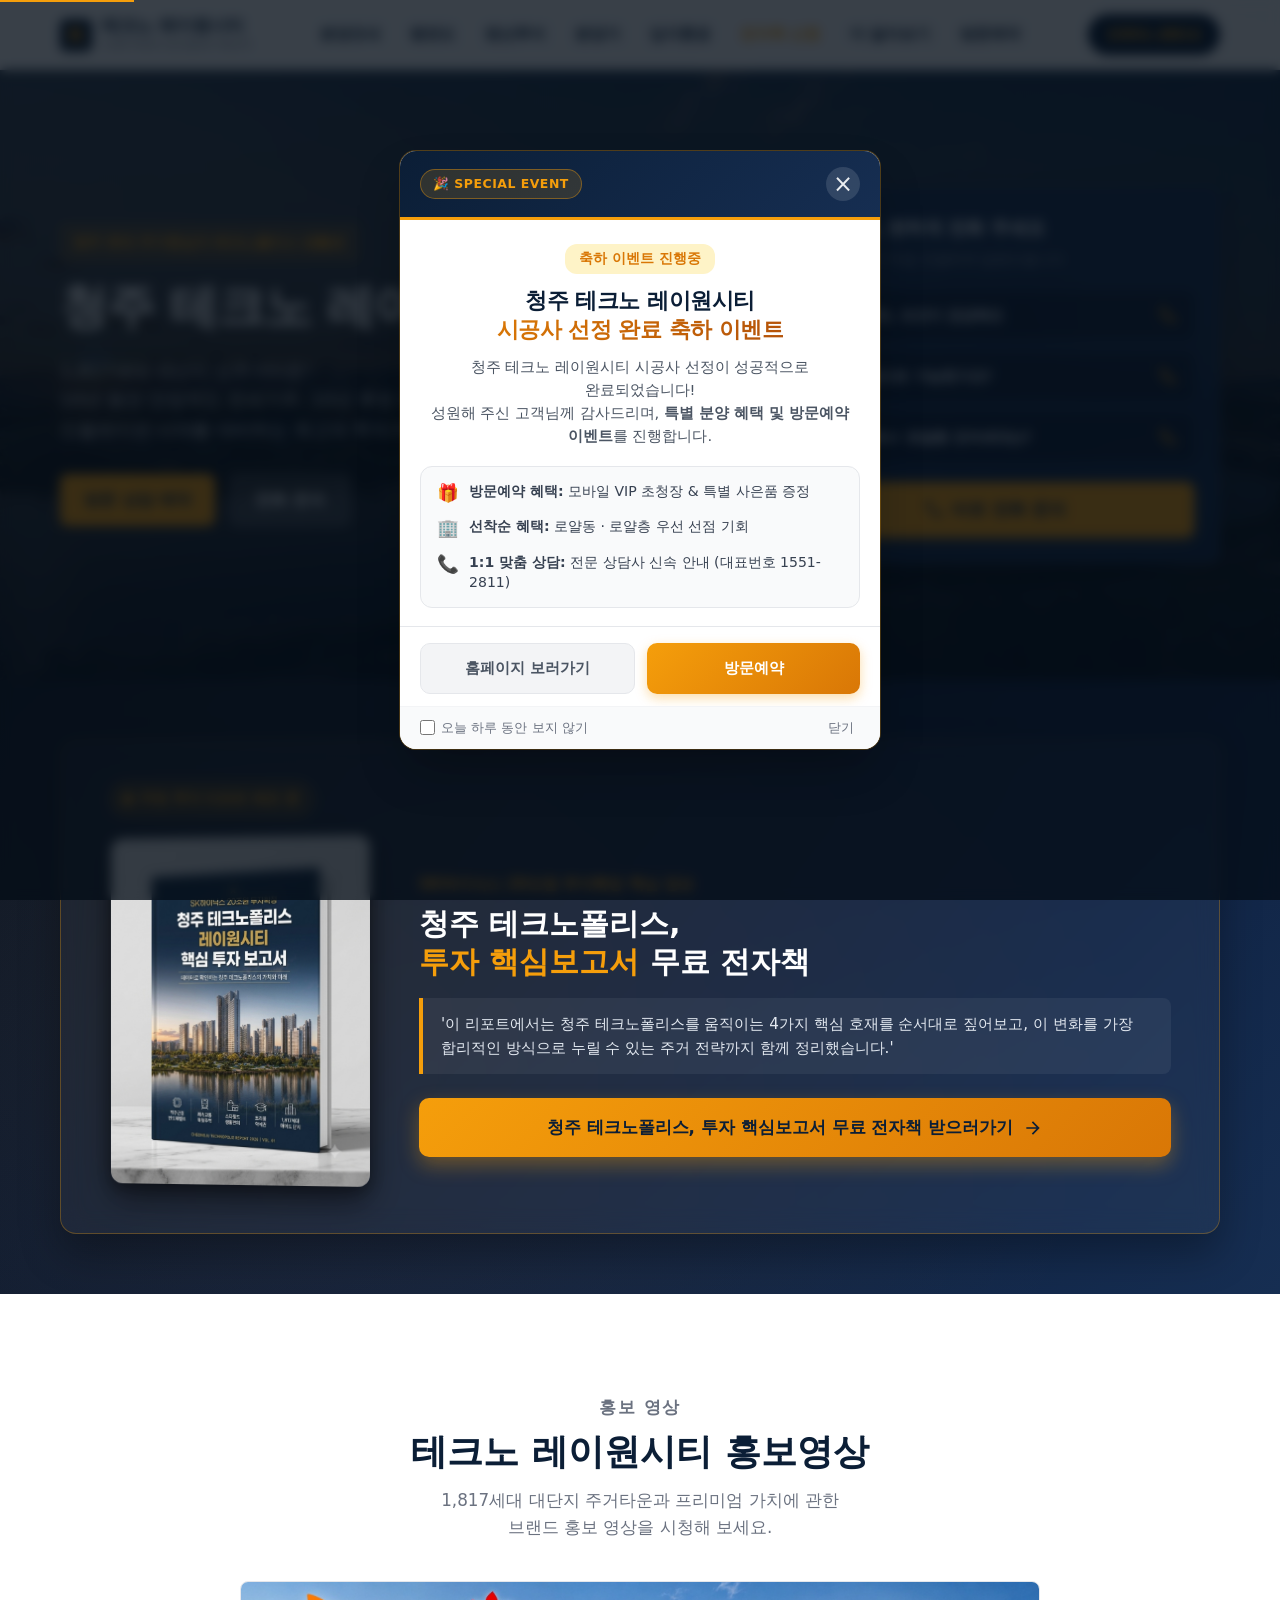
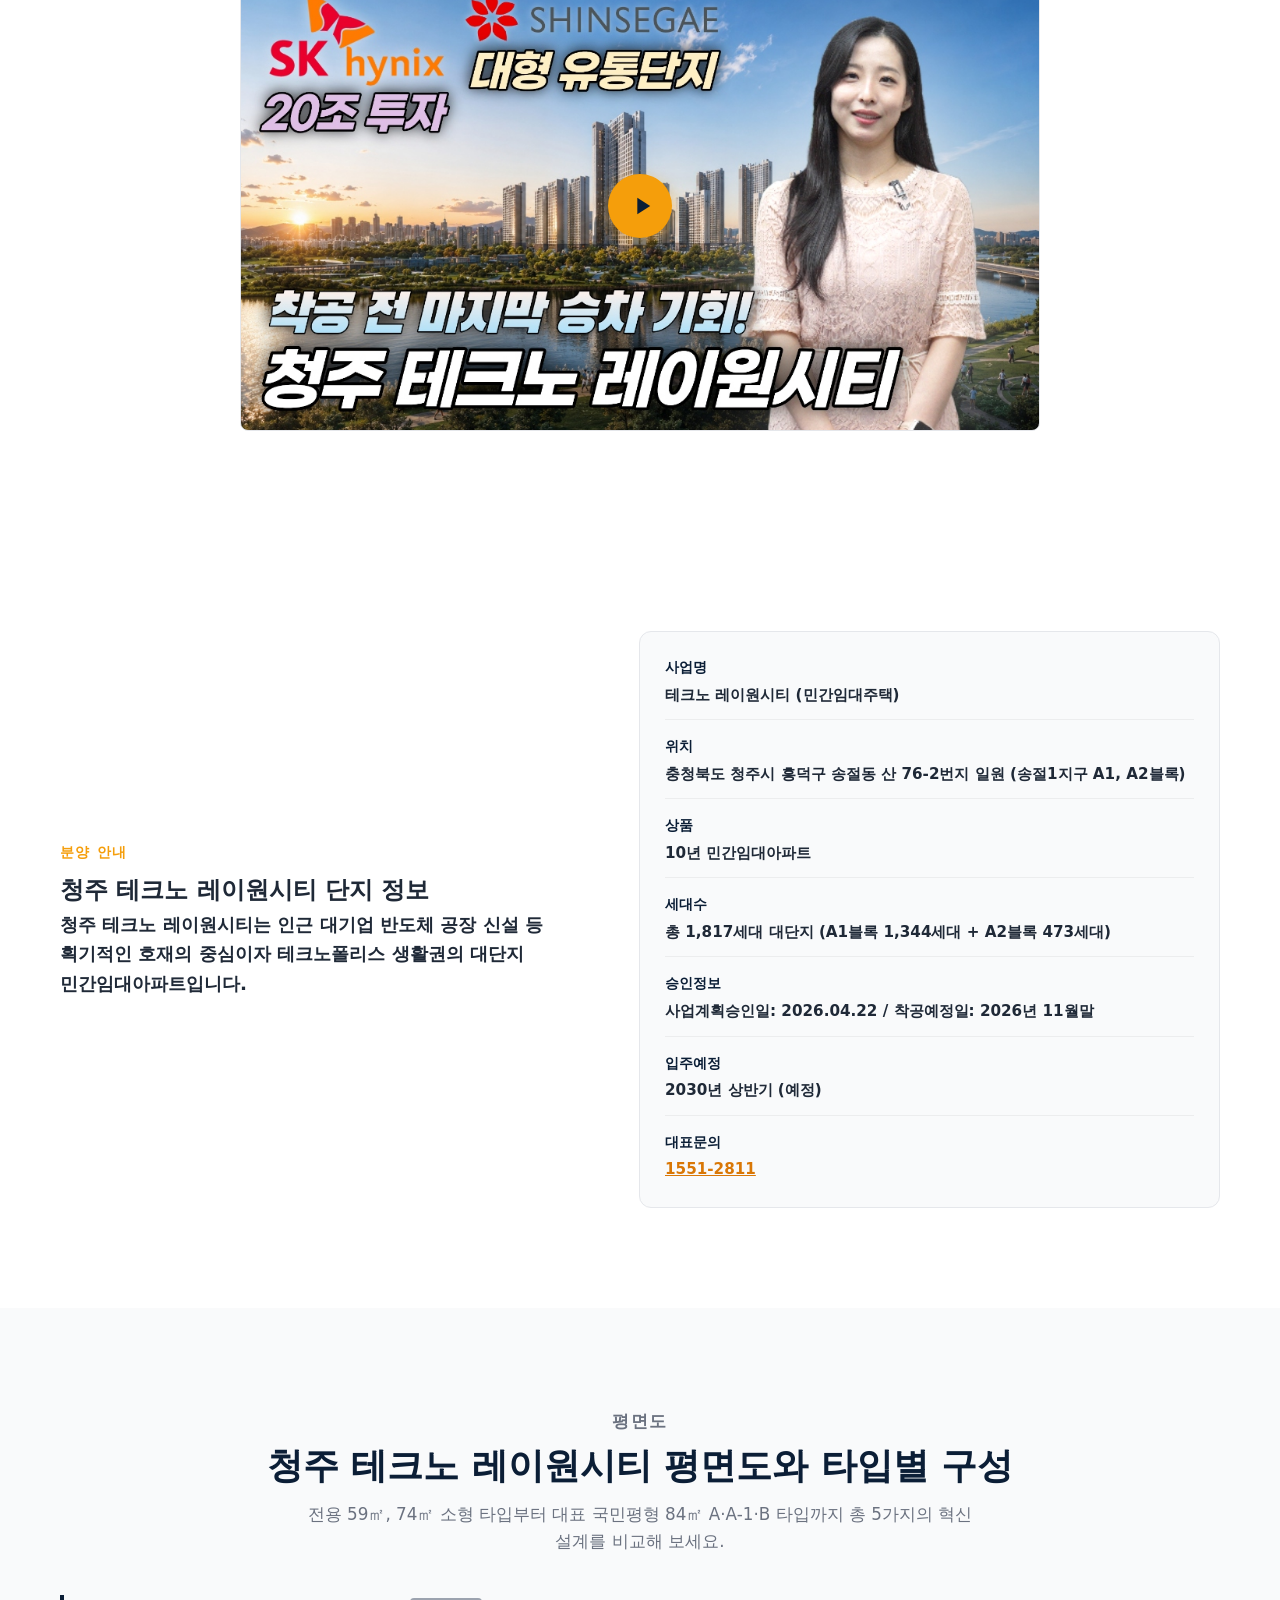
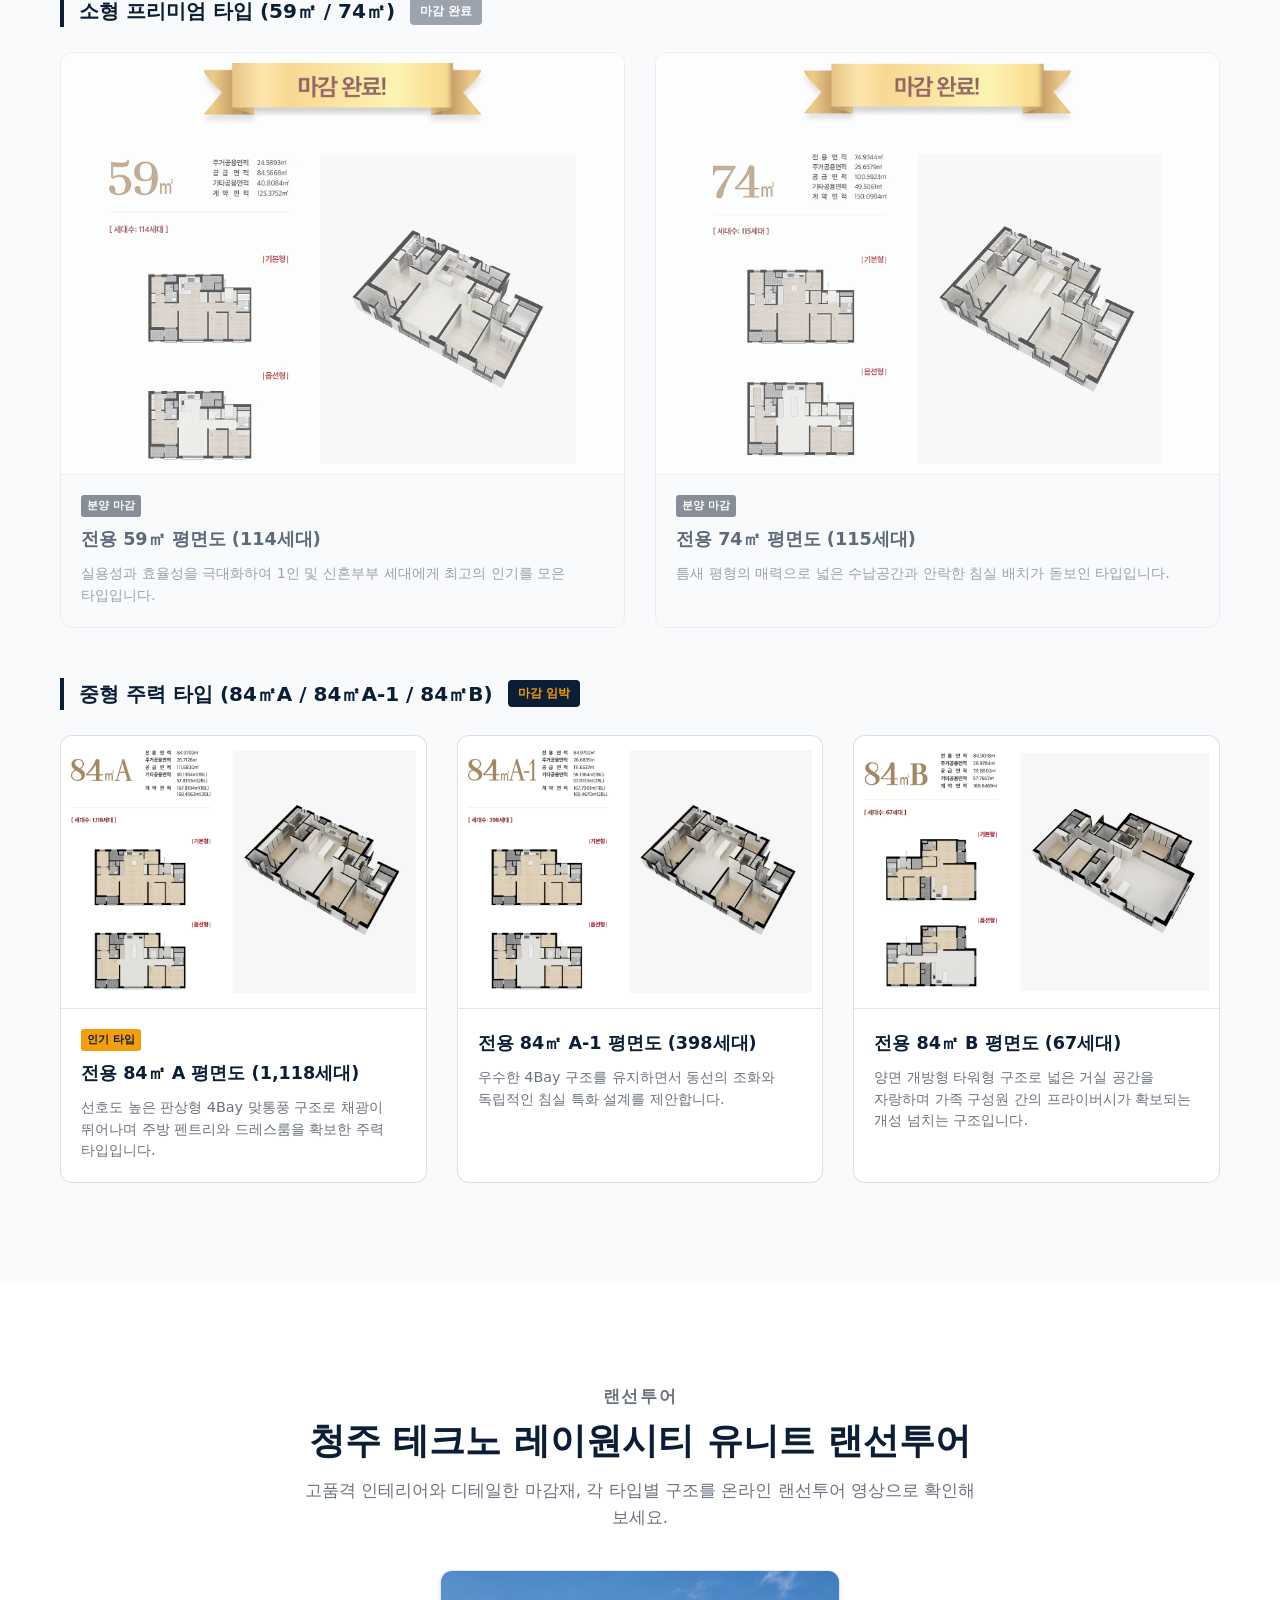
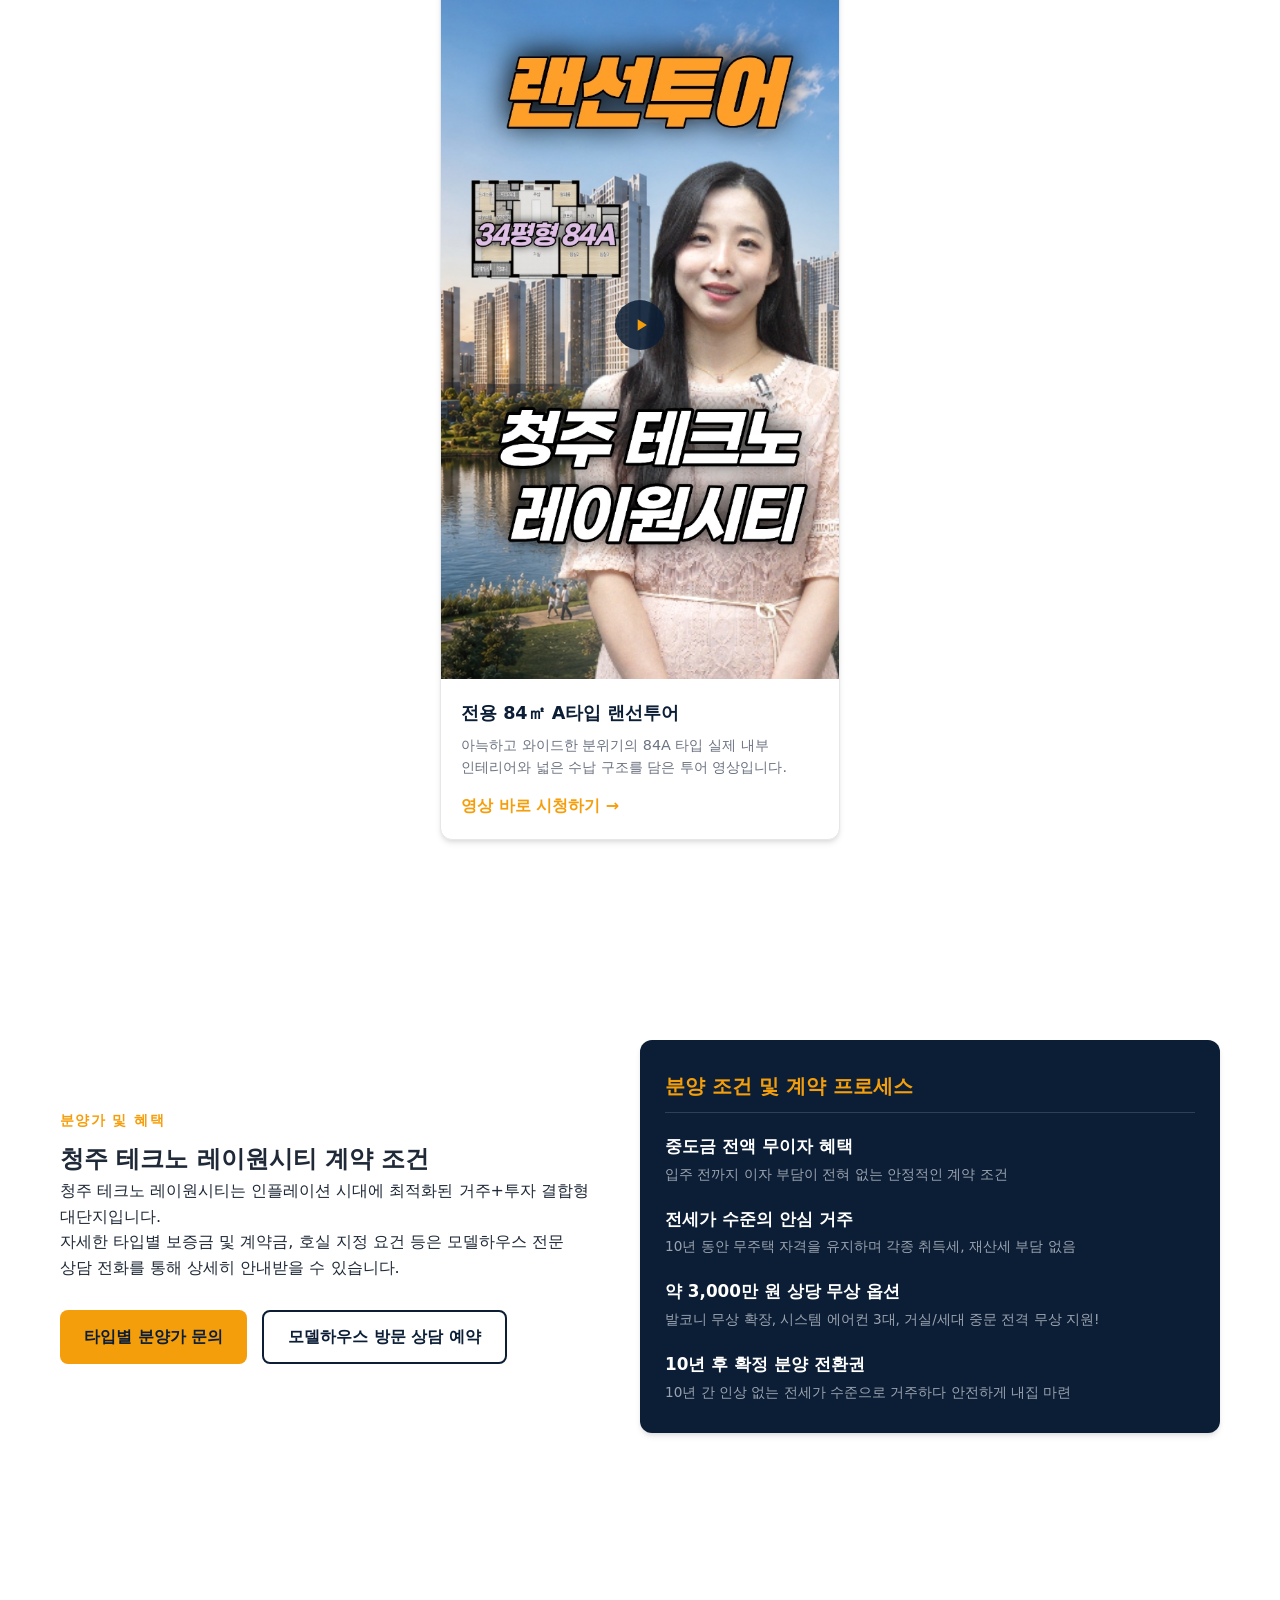
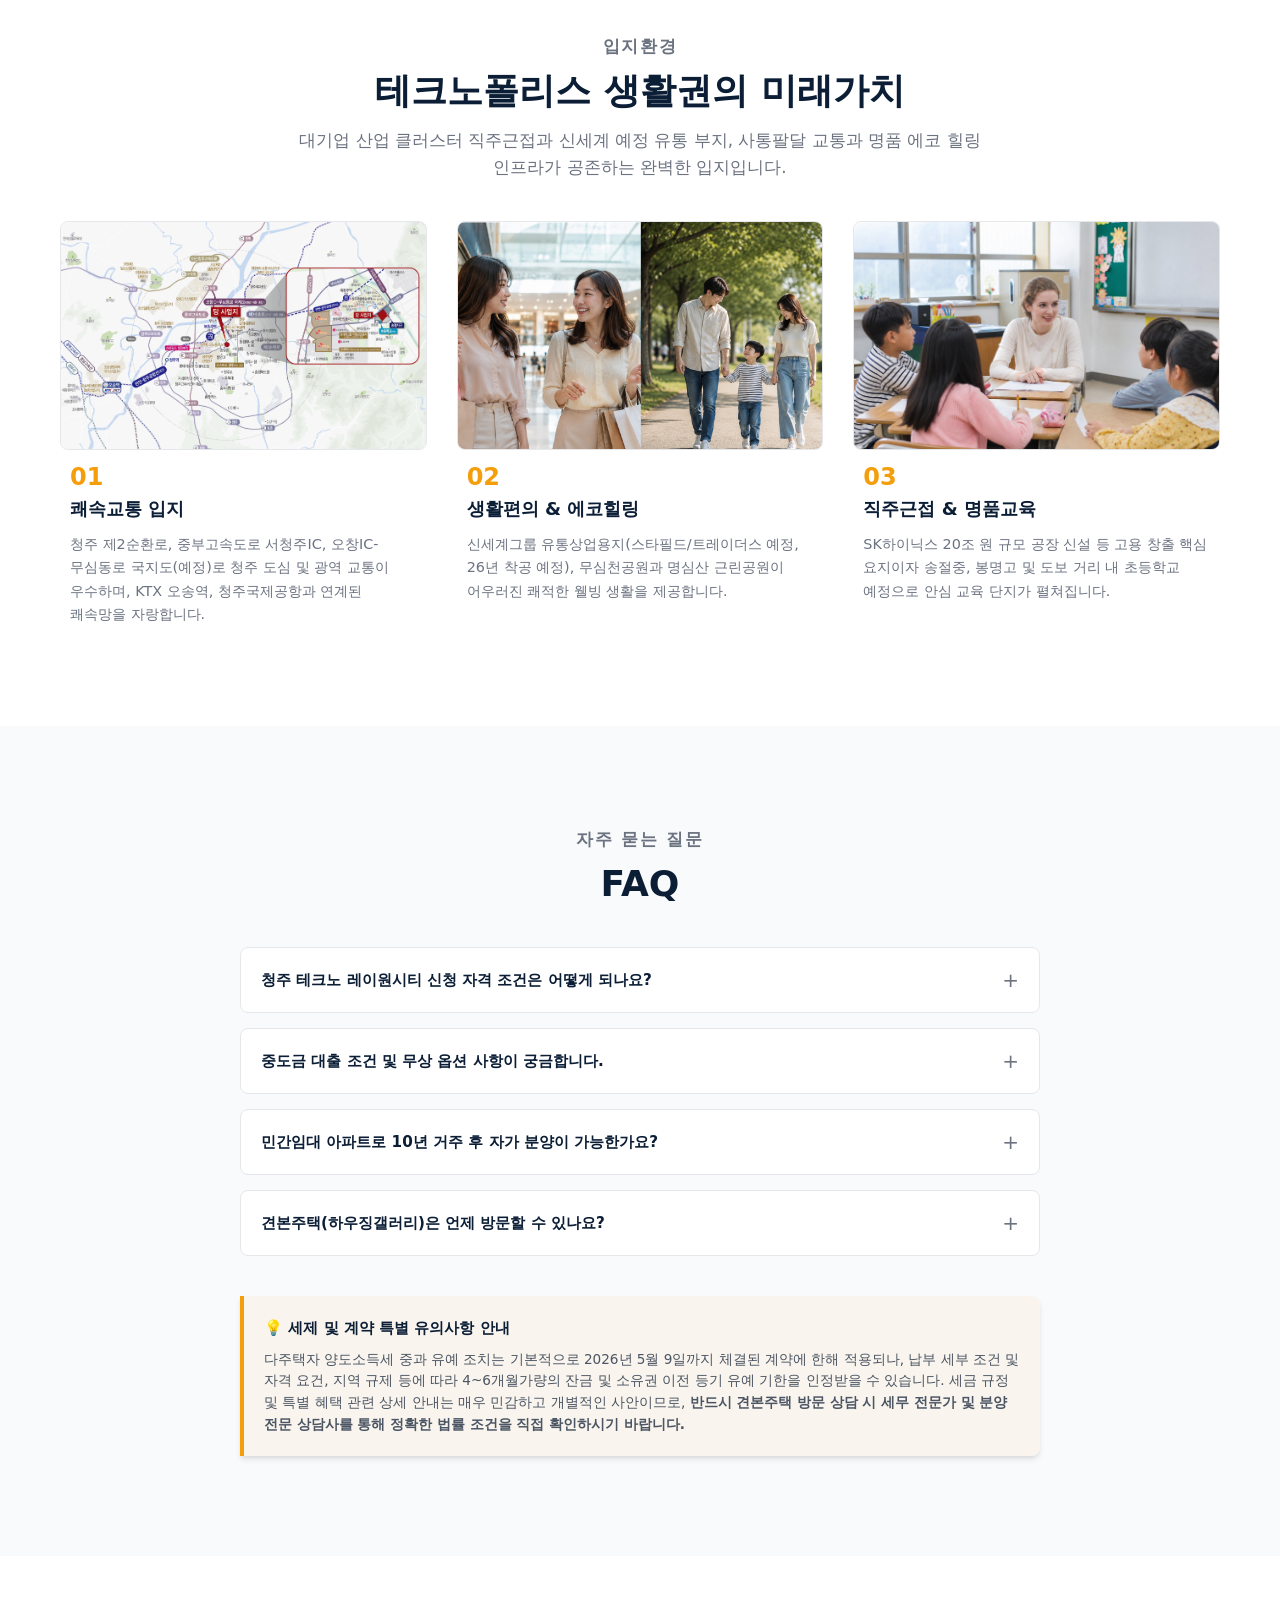
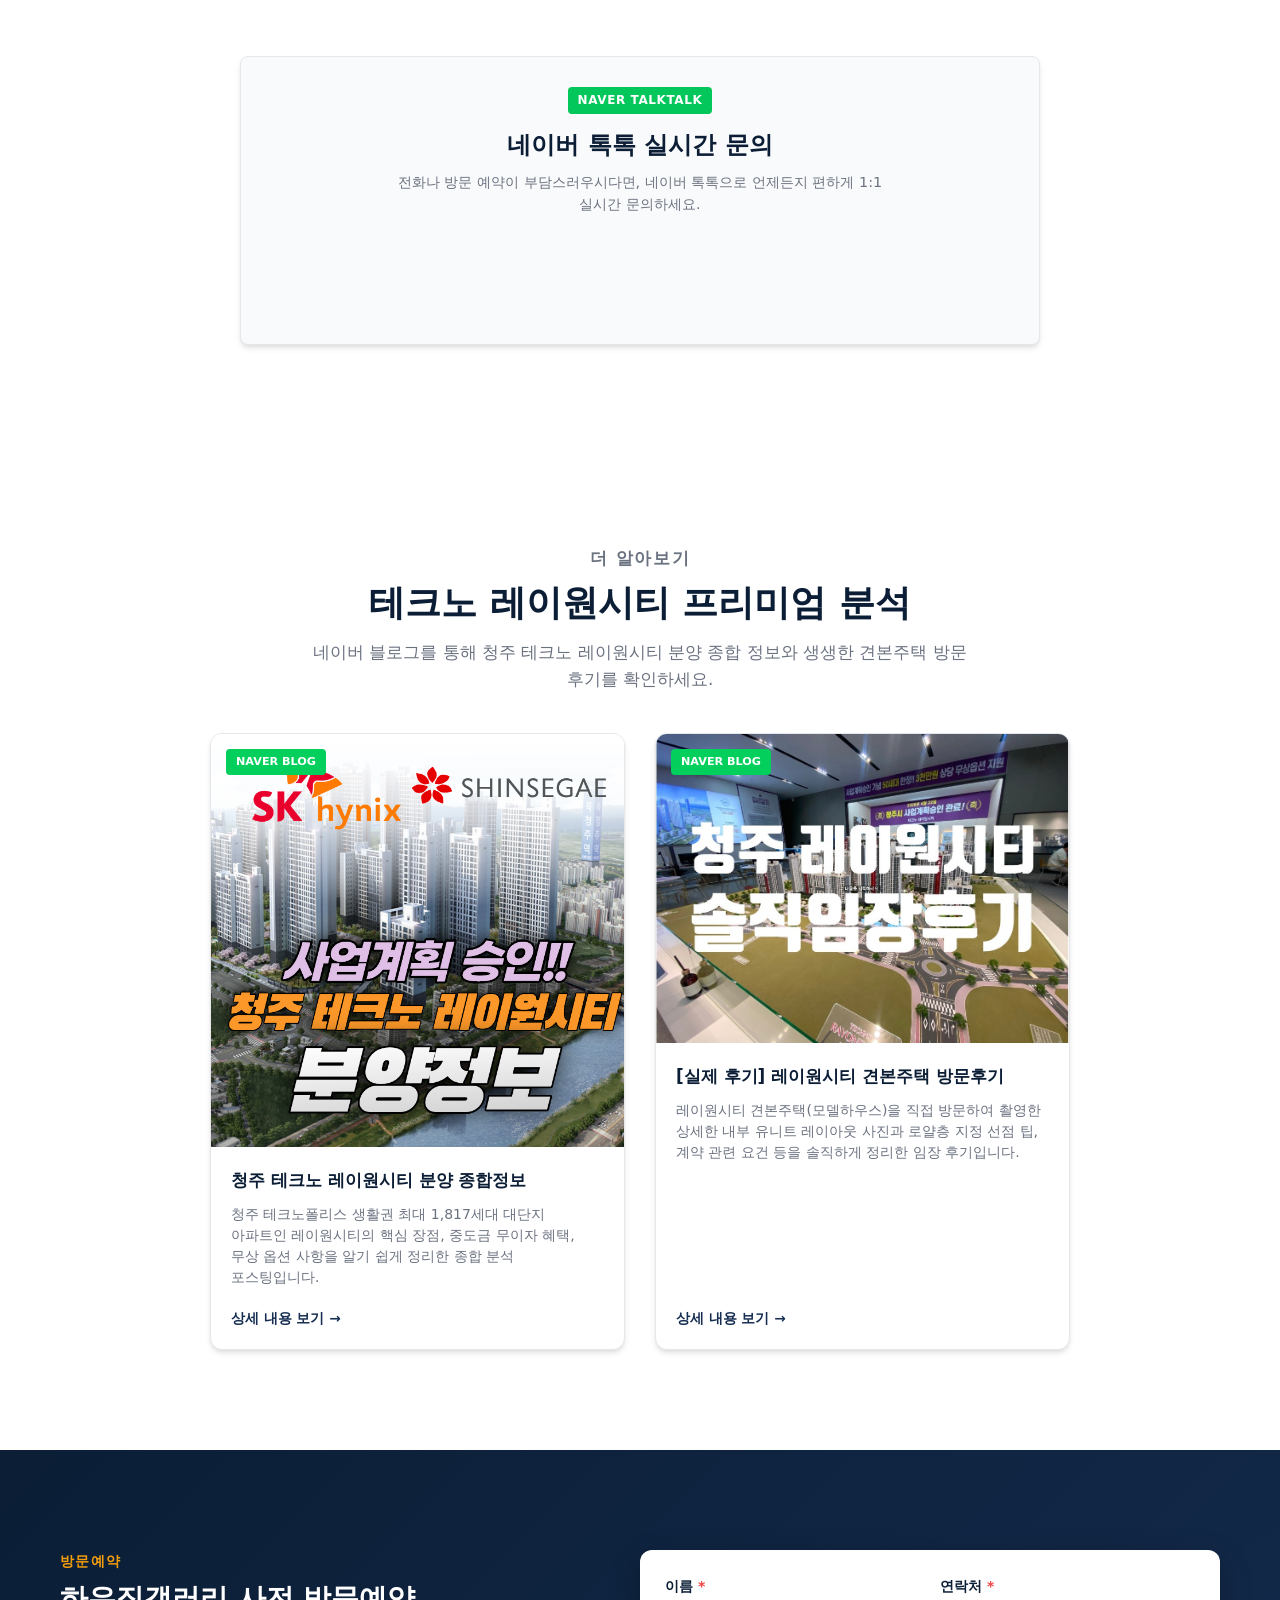
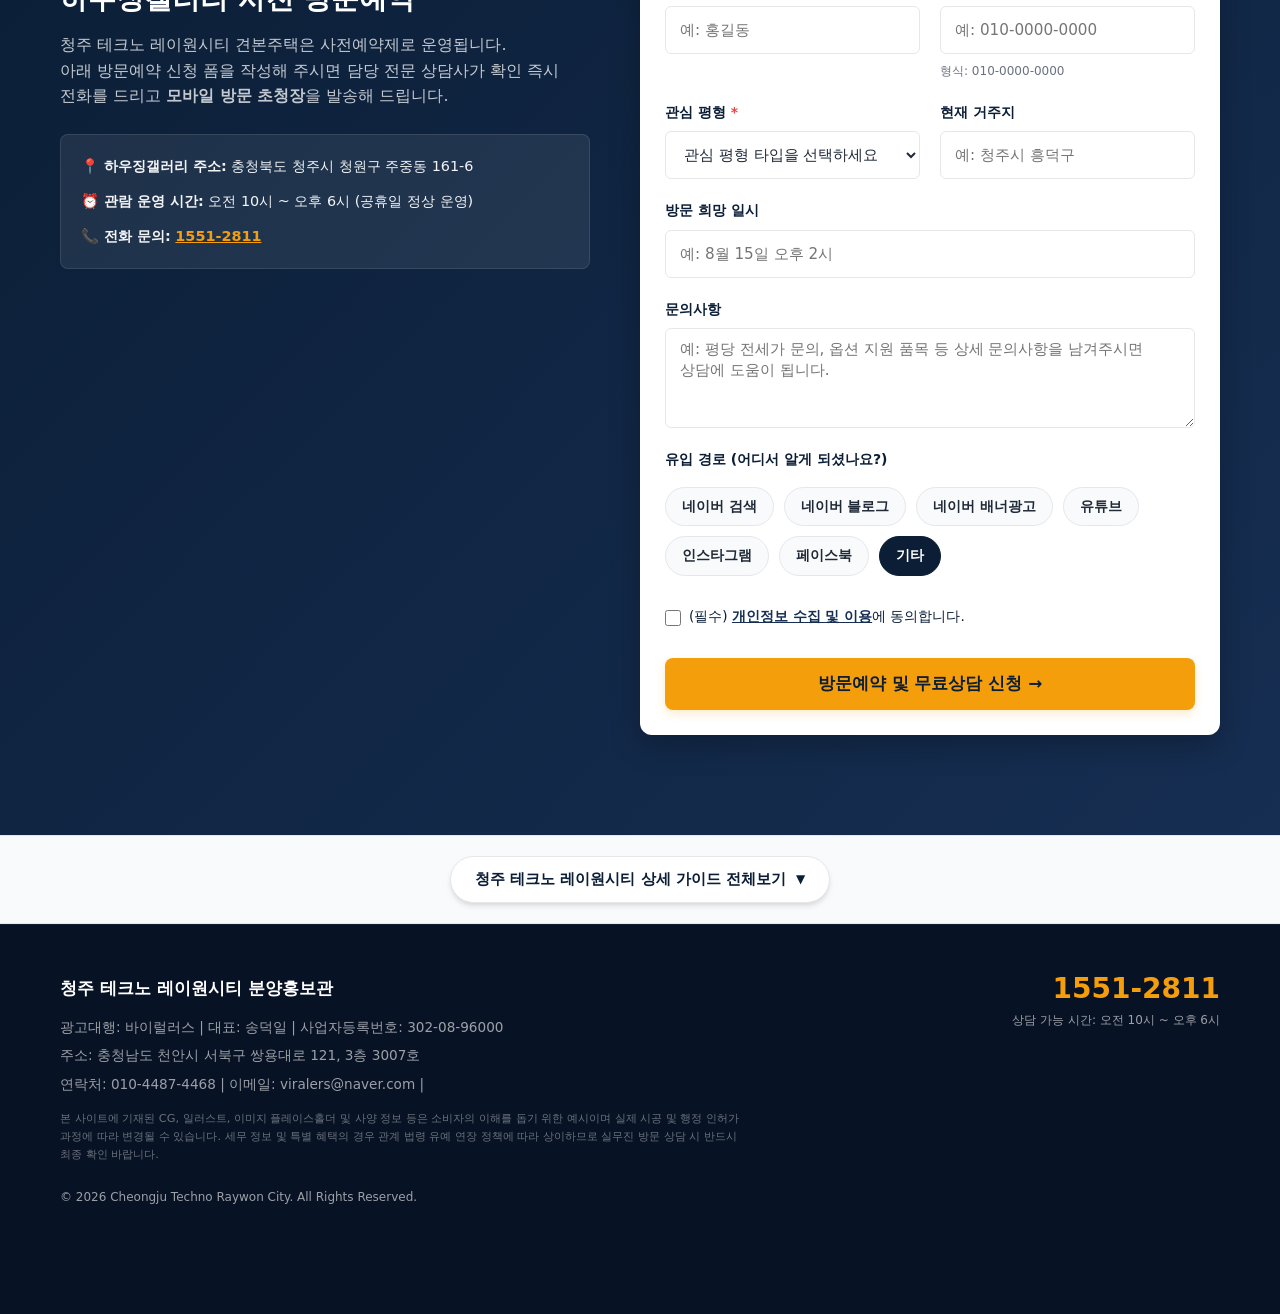
<file: index.html>
<!doctype html>
<html lang="ko">

<head>
  <!-- Google Tag Manager -->
  <script>(function (w, d, s, l, i) {
      w[l] = w[l] || []; w[l].push({
        'gtm.start':
          new Date().getTime(), event: 'gtm.js'
      }); var f = d.getElementsByTagName(s)[0],
        j = d.createElement(s), dl = l != 'dataLayer' ? '&l=' + l : ''; j.async = true; j.src =
          'https://www.googletagmanager.com/gtm.js?id=' + i + dl; f.parentNode.insertBefore(j, f);
    })(window, document, 'script', 'dataLayer', 'GTM-WJ92XCXN');</script>
  <!-- End Google Tag Manager -->
  <meta charset="utf-8">
  <meta name="viewport" content="width=device-width, initial-scale=1">

  <!-- Google tag (gtag.js) -->
  <script async src="https://www.googletagmanager.com/gtag/js?id=AW-18319293462"></script>
  <script>
    window.dataLayer = window.dataLayer || [];
    function gtag(){dataLayer.push(arguments);}
    gtag('js', new Date());

    gtag('config', 'AW-18319293462');
  </script>
  <!-- 네이버 광고 전환 추적 공통 스크립트 -->
  <script type="text/javascript" src="//wcs.naver.net/wcslog.js"></script>
  <script type="text/javascript">
    if (!wcs_add) var wcs_add = {};
    wcs_add["wa"] = "s_3b47a04b2c7a";
    if (!_nasa) var _nasa = {};
    if (window.wcs) {
      wcs.inflow();
      wcs_do();
    }
  </script>
  <!-- Google tag (gtag.js) event - delayed navigation helper -->
  <script>
    // Helper function to delay opening a URL until a gtag event is sent.
    // Call it in response to an action that should navigate to a URL.
    function gtagSendEvent(url) {
      var callback = function () {
        if (typeof url === 'string') {
          window.location = url;
        }
      };
      gtag('event', 'form_start', {
        'event_callback': callback,
        'event_timeout': 2000,
        // <event_parameters>
      });
      return false;
    }
  </script>

  <meta name="format-detection" content="telephone=no">
  <title>청주 테크노 레이원시티 | 1,817세대 대단지 민간임대아파트</title>
  <meta name="description"
    content="청주 테크노 레이원시티 공식 분양안내 (대표문의: ☎1551-2811) | 청주 테크노폴리스 생활권 1,817세대 대단지 민간임대, 10년 안심 전세, 타입별(59/74/84A/84A-1/84B) 평면도 및 모델하우스 방문예약 안내.">
  <meta name="keywords" content="청주 테크노 레이원시티, 레이원시티, 청주 민간임대, 테크노폴리스 아파트, 청주 분양정보, 청주 모델하우스">
  <meta name="robots" content="index,follow,max-image-preview:large">
  <meta name="NaverBot" content="index,follow">
  <meta name="Yeti" content="index,follow">
  <meta name="naver-site-verification" content="d03f63df8c8f766115d3414fbe669f8479aeece9">

  <meta property="og:type" content="website">
  <meta property="og:locale" content="ko_KR">
  <meta property="og:site_name" content="청주 테크노 레이원시티">
  <meta property="og:title" content="청주 테크노 레이원시티 | 대단지 민간임대 분양 안내">
  <meta property="og:description" content="청주 테크노폴리스 생활권 1,817세대 대단지 민간임대 아파트의 분양가, 평면도, 입지환경, 방문예약 정보를 안내합니다.">
  <meta property="og:url" content="https://www.apartbunyang.cloud/">
  <meta property="og:image" content="https://www.apartbunyang.cloud/img/location.avif">
  <link rel="canonical" href="https://www.apartbunyang.cloud/">
  <link rel="icon" type="image/png" href="favicon.png">
  <link rel="apple-touch-icon" href="apple-touch-icon.png">

  <meta name="theme-color" content="#0d1e3d">

  <!-- Fonts -->
  <link rel="stylesheet" href="https://hangeul.pstatic.net/hangeul_static/css/nanum-square-neo.css">
  <link rel="stylesheet" href="styles.css">

  <!-- JSON-LD Structured Data -->
  <script type="application/ld+json">
  {
    "@context": "https://schema.org",
    "@graph": [
      {
        "@type": "WebSite",
        "@id": "https://www.apartbunyang.cloud/#website",
        "url": "https://www.apartbunyang.cloud/",
        "name": "청주 테크노 레이원시티",
        "description": "청주 테크노 레이원시티 민간임대 분양 안내 공식 랜딩페이지",
        "image": "https://www.apartbunyang.cloud/img/location.avif",
        "inLanguage": "ko-KR"
      },
      {
        "@type": "RealEstateAgent",
        "@id": "https://www.apartbunyang.cloud/#agent",
        "name": "청주 테크노 레이원시티 분양홍보관",
        "url": "https://www.apartbunyang.cloud/",
        "image": "https://www.apartbunyang.cloud/img/location.avif",
        "telephone": "1551-2811",
        "areaServed": "충청북도 청주시 흥덕구 송절동",
        "address": {
          "@type": "PostalAddress",
          "addressLocality": "청주시 흥덕구 송절동",
          "addressRegion": "충청북도",
          "addressCountry": "KR"
        }
      },
      {
        "@type": "FAQPage",
        "@id": "https://www.apartbunyang.cloud/#faq",
        "mainEntity": [
          {
            "@type": "Question",
            "name": "청주 테크노 레이원시티는 어떤 주택인가요?",
            "acceptedAnswer": {
              "@type": "Answer",
              "text": "청주 테크노 레이원시티는 10년 동안 인상 없는 전세가 수준으로 안심하고 거주한 뒤 분양 여부를 결정할 수 있는 민간임대주택입니다. 만 19세 이상이면 청약통장 유무나 주택 소유 여부와 관계없이 신청 가능합니다."
            }
          },
          {
            "@type": "Question",
            "name": "단지 규모와 세대수는 어떻게 구성되어 있나요?",
            "acceptedAnswer": {
              "@type": "Answer",
              "text": "총 1,817세대의 대단지 아파트로, A1블록 1,344세대와 A2블록 473세대로 구성됩니다. 선호도 높은 59㎡, 74㎡, 84㎡A, 84㎡A-1, 84㎡B 총 5가지 타입의 실속 있는 평형을 제공합니다."
            }
          },
          {
            "@type": "Question",
            "name": "계약 혜택이나 무상 옵션 사항은 무엇이 있나요?",
            "acceptedAnswer": {
              "@type": "Answer",
              "text": "중도금 전액 무이자 혜택이 주어지며, 마감임박 한정으로 약 3,000만 원 상당의 무상 옵션(발코니 확장, 시스템 에어컨 3대, 세대 중문)을 무상으로 지원합니다."
            }
          }
        ]
      }
    ]
  }
  </script>
</head>

<body>
  <!-- Google Tag Manager (noscript) -->
  <noscript><iframe src="https://www.googletagmanager.com/ns.html?id=GTM-WJ92XCXN" height="0" width="0"
      style="display:none;visibility:hidden"></iframe></noscript>
  <!-- End Google Tag Manager (noscript) -->
  <!-- 네이버/구글 검색엔진 썸네일 수집용 대표 이미지 (디자인에 영향 없음) -->
  <div
    style="position: absolute; width: 1px; height: 1px; padding: 0; margin: -1px; overflow: hidden; clip: rect(0, 0, 0, 0); white-space: nowrap; border: 0;">
    <img src="img/location.avif" alt="청주 테크노 레이원시티 조감도">
  </div>

  <a class="skip-link" href="#content">본문 바로가기</a>

  <!-- 1. Header (고정 헤더) -->
  <header class="site-header" data-header>
    <div class="header-container">
      <a class="brand" href="#top" aria-label="청주 테크노 레이원시티 홈">
        <span class="brand-mark">R</span>
        <span>
          <strong>테크노 레이원시티</strong>
          <em>1,817세대 민간임대 대단지</em>
        </span>
      </a>

      <nav class="desktop-nav" aria-label="주요 메뉴">
        <a href="#sale">분양안내</a>
        <a href="#plans">평면도</a>
        <a href="#unit-tour">랜선투어</a>
        <a href="#price">분양가</a>
        <a href="#location">입지환경</a>
        <a href="ebook.html" class="nav-ebook-link">전자책 신청</a>
        <a href="#more-info">더 알아보기</a>
        <a href="#visit">방문예약</a>
      </nav>

      <!-- 대표 전화번호: 1551-2811 -->
      <!-- TELEPHONE_PLACEHOLDER: 1551-2811 -->
      <a class="header-call" href="tel:1551-2811">1551-2811</a>

      <button class="menu-button" type="button" aria-label="메뉴 열기" aria-expanded="false" data-menu-button>
        <span></span><span></span><span></span>
      </button>
    </div>

    <nav class="mobile-nav" aria-label="모바일 메뉴" data-mobile-nav>
      <a href="#sale">분양안내</a>
      <a href="#plans">평면도</a>
      <a href="#unit-tour">랜선투어</a>
      <a href="#price">분양가</a>
      <a href="#location">입지환경</a>
      <a href="ebook.html" class="nav-ebook-link">전자책 신청</a>
      <a href="#more-info">더 알아보기</a>
      <a href="#visit">방문예약</a>
    </nav>
  </header>

  <main id="content">
    <!-- 2. Hero (메인 비주얼) -->
    <section class="hero" id="top" aria-labelledby="hero-title">
      <div class="hero-media">
        <img src="img/hero.jpg" alt="청주 테크노 레이원시티 메인 이미지" class="hero-img">
      </div>
      <div class="hero-overlay"></div>

      <div class="hero-content">
        <div class="hero-text-wrap">
          <p class="eyebrow">청주 최대 주거중심지 테크노폴리스 생활권</p>
          <h1 id="hero-title">청주 테크노 레이원시티</h1>
          <p class="hero-lead">
            1,817세대 대단지 신주거타운!<br>
            10년 동안 안정적인 전세거주, 10년 후엔 여유로운 자가거주!<br>
            인플레이션 시대를 대비하는 최고의 투자가치!
          </p>
          <div class="hero-actions">
            <a class="btn-primary" href="#visit">방문 상담 예약</a>
            <!-- TELEPHONE_PLACEHOLDER: 1551-2811 -->
            <a class="btn-secondary" href="tel:1551-2811">전화 문의</a>
          </div>
        </div>

        <div class="hero-inquiry-box">
          <h3>궁금한 점, 편하게 전화 주세요</h3>
          <p class="sub">전문 상담사가 직접 친절하게 답변드립니다</p>
          <div class="inquiry-list">
            <!-- TELEPHONE_PLACEHOLDER: 1551-2811 -->
            <a href="tel:1551-2811" class="inquiry-item">
              <span>1. 민간임대, 조건이 궁금해요</span>
              <span class="phone-icon">
                <svg viewBox="0 0 24 24" width="18" height="18" fill="none" stroke="currentColor" stroke-width="2"
                  stroke-linecap="round" stroke-linejoin="round">
                  <path
                    d="M22 16.92v3a2 2 0 0 1-2.18 2 19.79 19.79 0 0 1-8.63-3.07 19.5 19.5 0 0 1-6-6 19.79 19.79 0 0 1-3.07-8.67A2 2 0 0 1 4.11 2h3a2 2 0 0 1 2 1.72 12.84 12.84 0 0 0 .7 2.81 2 2 0 0 1-.45 2.11L8.09 9.91a16 16 0 0 0 6 6l1.27-1.27a2 2 0 0 1 2.11-.45 12.84 12.84 0 0 0 2.81.7A2 2 0 0 1 22 16.92z" />
                </svg>
              </span>
            </a>
            <!-- TELEPHONE_PLACEHOLDER: 1551-2811 -->
            <a href="tel:1551-2811" class="inquiry-item">
              <span>2. 내 자금으로 가능한가요?</span>
              <span class="phone-icon">
                <svg viewBox="0 0 24 24" width="18" height="18" fill="none" stroke="currentColor" stroke-width="2"
                  stroke-linecap="round" stroke-linejoin="round">
                  <path
                    d="M22 16.92v3a2 2 0 0 1-2.18 2 19.79 19.79 0 0 1-8.63-3.07 19.5 19.5 0 0 1-6-6 19.79 19.79 0 0 1-3.07-8.67A2 2 0 0 1 4.11 2h3a2 2 0 0 1 2 1.72 12.84 12.84 0 0 0 .7 2.81 2 2 0 0 1-.45 2.11L8.09 9.91a16 16 0 0 0 6 6l1.27-1.27a2 2 0 0 1 2.11-.45 12.84 12.84 0 0 0 2.81.7A2 2 0 0 1 22 16.92z" />
                </svg>
              </span>
            </a>
            <!-- TELEPHONE_PLACEHOLDER: 1551-2811 -->
            <a href="tel:1551-2811" class="inquiry-item">
              <span>3. 현재 84㎡ 로얄층 잔여세대는?</span>
              <span class="phone-icon">
                <svg viewBox="0 0 24 24" width="18" height="18" fill="none" stroke="currentColor" stroke-width="2"
                  stroke-linecap="round" stroke-linejoin="round">
                  <path
                    d="M22 16.92v3a2 2 0 0 1-2.18 2 19.79 19.79 0 0 1-8.63-3.07 19.5 19.5 0 0 1-6-6 19.79 19.79 0 0 1-3.07-8.67A2 2 0 0 1 4.11 2h3a2 2 0 0 1 2 1.72 12.84 12.84 0 0 0 .7 2.81 2 2 0 0 1-.45 2.11L8.09 9.91a16 16 0 0 0 6 6l1.27-1.27a2 2 0 0 1 2.11-.45 12.84 12.84 0 0 0 2.81.7A2 2 0 0 1 22 16.92z" />
                </svg>
              </span>
            </a>
          </div>
          <!-- TELEPHONE_PLACEHOLDER: 1551-2811 -->
          <a href="tel:1551-2811" class="direct-call-btn">
            <svg viewBox="0 0 24 24" width="20" height="20" fill="currentColor">
              <path
                d="M20.01 15.38c-1.23 0-2.42-.2-3.53-.56a.977.977 0 0 0-1.01.24l-2.2 2.2a15.045 15.045 0 0 1-6.59-6.59l2.2-2.2c.28-.28.36-.67.25-1.02A11.36 11.36 0 0 1 8.5 4c0-.55-.45-1-1-1H4c-.55 0-1 .45-1 1 0 9.39 7.61 17 17 17 .55 0 1-.45 1-1v-3.62c0-.55-.45-1-1-1z" />
            </svg>
            <span>바로 전화 문의</span>
          </a>
        </div>
      </div>
    </section>

    <!-- 2-1. 전자책 무료 신청 섹션 -->
    <section class="section ebook-promo-section" id="ebook">
      <div class="container">
        <div class="ebook-promo-card">
          <div class="ebook-promo-badge">
            <span class="badge-dot"></span>
            무료 투자 리포트 배포 중
          </div>
          <div class="ebook-promo-grid">
            <div class="ebook-promo-image">
              <img src="img/ebook-cover.jpg" alt="청주 테크노폴리스 레이원시티 핵심 투자 보고서 전자책 표지" loading="lazy">
            </div>
            <div class="ebook-promo-content">
              <p class="ebook-kicker">SK하이닉스 20조원 투자확정 핵심 정보</p>
              <h2>청주 테크노폴리스,<br><span class="text-accent">투자 핵심보고서</span> 무료 전자책</h2>
              <p class="ebook-quote-text">
                '이 리포트에서는 청주 테크노폴리스를 움직이는 4가지 핵심 호재를 순서대로 짚어보고, 이 변화를 가장 합리적인 방식으로 누릴 수 있는 주거 전략까지 함께 정리했습니다.'
              </p>
              <div class="ebook-promo-btn-wrap">
                <a href="ebook.html" class="btn-ebook-main">
                  <span>청주 테크노폴리스, 투자 핵심보고서 무료 전자책 받으러가기</span>
                  <svg viewBox="0 0 24 24" width="20" height="20" fill="currentColor">
                    <path d="M12 4l-1.41 1.41L16.17 11H4v2h12.17l-5.58 5.59L12 20l8-8z" />
                  </svg>
                </a>
              </div>
            </div>
          </div>
        </div>
      </div>
    </section>

    <!-- 3. 홍보 영상 섹션 -->
    <section class="section video-section" id="video">
      <div class="container">
        <div class="section-head">
          <p class="section-kicker">홍보 영상</p>
          <h2>테크노 레이원시티 홍보영상</h2>
          <p>1,817세대 대단지 주거타운과 프리미엄 가치에 관한<br>브랜드 홍보 영상을 시청해 보세요.</p>
        </div>
        <div class="video-wrapper" data-video-embed="104317261">
          <div class="image-slot video-placeholder" style="position: relative;">
            <img src="img/video-thumbnail.jpg" alt="청주 테크노 레이원시티 홍보영상 썸네일" loading="lazy">
            <div class="play-btn" aria-label="영상 재생" style="position: absolute; z-index: 2;">
              <svg viewBox="0 0 24 24">
                <path d="M8 5v14l11-7z" />
              </svg>
            </div>
          </div>
        </div>
      </div>
    </section>

    <!-- 4. 분양 안내 (Sale Summary) -->
    <section class="section intro" id="sale">
      <div class="container split">
        <div>
          <p class="section-kicker">분양 안내</p>
          <h2>청주 테크노 레이원시티 단지 정보</h2>
          <p class="lead">청주 테크노 레이원시티는 인근 대기업 반도체 공장 신설 등 획기적인 호재의 중심이자 테크노폴리스 생활권의 대단지 민간임대아파트입니다.</p>
        </div>
        <div class="summary-panel">
          <dl>
            <div>
              <dt>사업명</dt>
              <dd>테크노 레이원시티 (민간임대주택)</dd>
            </div>
            <div>
              <dt>위치</dt>
              <dd>충청북도 청주시 흥덕구 송절동 산 76-2번지 일원 (송절1지구 A1, A2블록)</dd>
            </div>
            <div>
              <dt>상품</dt>
              <dd>10년 민간임대아파트</dd>
            </div>
            <div>
              <dt>세대수</dt>
              <dd>총 1,817세대 대단지 (A1블록 1,344세대 + A2블록 473세대)</dd>
            </div>
            <div>
              <dt>승인정보</dt>
              <dd>사업계획승인일: 2026.04.22 / 착공예정일: 2026년 11월말</dd>
            </div>
            <div>
              <dt>입주예정</dt>
              <dd>2030년 상반기 (예정)</dd>
            </div>
            <!-- TELEPHONE_PLACEHOLDER: 1551-2811 -->
            <div>
              <dt>대표문의</dt>
              <dd><a href="tel:1551-2811">1551-2811</a></dd>
            </div>
          </dl>
        </div>
      </div>
    </section>

    <!-- 5. 평면도 (Floor Plans) -->
    <section class="section alt" id="plans">
      <div class="container">
        <div class="section-head">
          <p class="section-kicker">평면도</p>
          <h2>청주 테크노 레이원시티 평면도와 타입별 구성</h2>
          <p>전용 59㎡, 74㎡ 소형 타입부터 대표 국민평형 84㎡ A·A-1·B 타입까지 총 5가지의 혁신 설계를 비교해 보세요.</p>
        </div>

        <!-- 59, 74 타입 카테고리 그룹 -->
        <div class="plan-category-group">
          <div class="category-header">
            <h3>소형 프리미엄 타입 (59㎡ / 74㎡)</h3>
            <span class="badge status-closed">마감 완료</span>
          </div>
          <div class="plan-grid grid-2">
            <article class="plan-card text-muted">
              <div class="image-slot">
                <img src="img/plan-59-closed.avif" alt="청주 테크노 레이원시티 59㎡ 평면도 (마감)" loading="lazy">
              </div>
              <div class="card-body">
                <span class="soldout-tag">분양 마감</span>
                <h3>전용 59㎡ 평면도 (114세대)</h3>
                <p>실용성과 효율성을 극대화하여 1인 및 신혼부부 세대에게 최고의 인기를 모은 타입입니다.</p>
              </div>
            </article>
            <article class="plan-card text-muted">
              <div class="image-slot">
                <img src="img/plan-74-closed.avif" alt="청주 테크노 레이원시티 74㎡ 평면도 (마감)" loading="lazy">
              </div>
              <div class="card-body">
                <span class="soldout-tag">분양 마감</span>
                <h3>전용 74㎡ 평면도 (115세대)</h3>
                <p>틈새 평형의 매력으로 넓은 수납공간과 안락한 침실 배치가 돋보인 타입입니다.</p>
              </div>
            </article>
          </div>
        </div>

        <!-- 84 타입 카테고리 그룹 -->
        <div class="plan-category-group">
          <div class="category-header">
            <h3>중형 주력 타입 (84㎡A / 84㎡A-1 / 84㎡B)</h3>
            <span class="badge status-open">마감 임박</span>
          </div>
          <div class="plan-grid grid-3">
            <article class="plan-card highlight">
              <div class="image-slot">
                <img src="img/84a.avif" alt="청주 테크노 레이원시티 84㎡ A 평면도" loading="lazy">
              </div>
              <div class="card-body">
                <span class="hot-tag">인기 타입</span>
                <h3>전용 84㎡ A 평면도 (1,118세대)</h3>
                <p>선호도 높은 판상형 4Bay 맞통풍 구조로 채광이 뛰어나며 주방 펜트리와 드레스룸을 확보한 주력 타입입니다.</p>
              </div>
            </article>
            <article class="plan-card highlight">
              <div class="image-slot">
                <img src="img/84a-1.avif" alt="청주 테크노 레이원시티 84㎡ A-1 평면도" loading="lazy">
              </div>
              <div class="card-body">
                <h3>전용 84㎡ A-1 평면도 (398세대)</h3>
                <p>우수한 4Bay 구조를 유지하면서 동선의 조화와 독립적인 침실 특화 설계를 제안합니다.</p>
              </div>
            </article>
            <article class="plan-card highlight">
              <div class="image-slot">
                <img src="img/84b.avif" alt="청주 테크노 레이원시티 84㎡ B 평면도" loading="lazy">
              </div>
              <div class="card-body">
                <h3>전용 84㎡ B 평면도 (67세대)</h3>
                <p>양면 개방형 타워형 구조로 넓은 거실 공간을 자랑하며 가족 구성원 간의 프라이버시가 확보되는 개성 넘치는 구조입니다.</p>
              </div>
            </article>
          </div>
        </div>
      </div>
    </section>

    <!-- 6. 유니트 랜선투어 -->
    <section class="section unit-tour" id="unit-tour">
      <div class="container">
        <div class="section-head">
          <p class="section-kicker">랜선투어</p>
          <h2>청주 테크노 레이원시티 유니트 랜선투어</h2>
          <p>고품격 인테리어와 디테일한 마감재, 각 타입별 구조를 온라인 랜선투어 영상으로 확인해 보세요.</p>
        </div>
        <div class="tour-grid">
          <div class="tour-card" data-video-embed="104315991">
            <div class="tour-image" style="position: relative; cursor: pointer;">
              <div class="image-slot">
                <img src="img/tour-84a.jpg" alt="청주 테크노 레이원시티 84㎡ A타입 유니트 랜선투어 썸네일" loading="lazy">
              </div>
              <div class="tour-play-btn" aria-label="영상 재생" style="position: absolute; z-index: 2;">
                <svg viewBox="0 0 24 24">
                  <path d="M8 5v14l11-7z" />
                </svg>
              </div>
            </div>
            <div class="tour-body">
              <h3>전용 84㎡ A타입 랜선투어</h3>
              <p>아늑하고 와이드한 분위기의 84A 타입 실제 내부 인테리어와 넓은 수납 구조를 담은 투어 영상입니다.</p>
              <button type="button" class="tour-more-btn"
                style="background: none; border: none; padding: 0; font: inherit; cursor: pointer; color: var(--accent-color); font-weight: 700; display: inline-block;">영상
                바로 시청하기 &rarr;</button>
            </div>
          </div>
        </div>
      </div>
    </section>

    <!-- 7. 분양가 & 계약조건 -->
    <section class="section" id="price">
      <div class="container split reverse">
        <div class="price-box">
          <h3>분양 조건 및 계약 프로세스</h3>
          <ul>
            <li class="benefit-item">
              <strong>중도금 전액 무이자 혜택</strong>
              <span>입주 전까지 이자 부담이 전혀 없는 안정적인 계약 조건</span>
            </li>
            <li class="benefit-item">
              <strong>전세가 수준의 안심 거주</strong>
              <span>10년 동안 무주택 자격을 유지하며 각종 취득세, 재산세 부담 없음</span>
            </li>
            <li class="benefit-item">
              <strong>약 3,000만 원 상당 무상 옵션</strong>
              <span>발코니 무상 확장, 시스템 에어컨 3대, 거실/세대 중문 전격 무상 지원!</span>
            </li>
            <li class="benefit-item">
              <strong>10년 후 확정 분양 전환권</strong>
              <span>10년 간 인상 없는 전세가 수준으로 거주하다 안전하게 내집 마련</span>
            </li>
          </ul>
        </div>
        <div>
          <p class="section-kicker">분양가 및 혜택</p>
          <h2>청주 테크노 레이원시티 계약 조건</h2>
          <p class="lead">
            청주 테크노 레이원시티는 인플레이션 시대에 최적화된 거주+투자 결합형 대단지입니다.<br>
            자세한 타입별 보증금 및 계약금, 호실 지정 요건 등은 모델하우스 전문 상담 전화를 통해 상세히 안내받을 수 있습니다.
          </p>
          <div class="price-actions">
            <!-- TELEPHONE_PLACEHOLDER: 1551-2811 -->
            <a href="tel:1551-2811" class="btn-primary">타입별 분양가 문의</a>
            <a href="#visit" class="btn-outline">모델하우스 방문 상담 예약</a>
          </div>
        </div>
      </div>
    </section>

    <!-- 8. 입지환경 (Location) -->
    <section class="section location" id="location">
      <div class="container">
        <div class="section-head">
          <p class="section-kicker">입지환경</p>
          <h2>테크노폴리스 생활권의 미래가치</h2>
          <p>대기업 산업 클러스터 직주근접과 신세계 예정 유통 부지, 사통팔달 교통과 명품 에코 힐링 인프라가 공존하는 완벽한 입지입니다.</p>
        </div>
        <div class="location-grid">
          <article>
            <div class="location-image-slot">
              <img src="img/location.avif" alt="청주 테크노 레이원시티 광역 교통 입지 지도" loading="lazy">
            </div>
            <div class="location-info">
              <span class="num">01</span>
              <h3>쾌속교통 입지</h3>
              <p>청주 제2순환로, 중부고속도로 서청주IC, 오창IC-무심동로 국지도(예정)로 청주 도심 및 광역 교통이 우수하며, KTX 오송역, 청주국제공항과 연계된 쾌속망을 자랑합니다.</p>
            </div>
          </article>
          <article>
            <div class="location-image-slot">
              <img src="img/eco-healing.png" alt="청주 테크노 레이원시티 생활 인프라 및 에코힐링 지도" loading="lazy">
            </div>
            <div class="location-info">
              <span class="num">02</span>
              <h3>생활편의 & 에코힐링</h3>
              <p>신세계그룹 유통상업용지(스타필드/트레이더스 예정, 26년 착공 예정), 무심천공원과 명심산 근린공원이 어우러진 쾌적한 웰빙 생활을 제공합니다.</p>
            </div>
          </article>
          <article>
            <div class="location-image-slot">
              <img src="img/job-education.png" alt="청주 테크노 레이원시티 직주근접 및 명품교육 입지 지도" loading="lazy">
            </div>
            <div class="location-info">
              <span class="num">03</span>
              <h3>직주근접 & 명품교육</h3>
              <p>SK하이닉스 20조 원 규모 공장 신설 등 고용 창출 핵심 요지이자 송절중, 봉명고 및 도보 거리 내 초등학교 예정으로 안심 교육 단지가 펼쳐집니다.</p>
            </div>
          </article>
        </div>
      </div>
    </section>

    <!-- 9. FAQ -->
    <section class="section alt faq" aria-labelledby="faq-title">
      <div class="container">
        <div class="section-head">
          <p class="section-kicker">자주 묻는 질문</p>
          <h2 id="faq-title">FAQ</h2>
        </div>
        <div class="faq-list">
          <details>
            <summary>청주 테크노 레이원시티 신청 자격 조건은 어떻게 되나요?</summary>
            <div class="faq-content">
              <p>만 19세 이상 대한민국 국민이라면 누구나 주택 보유 수, 청약통장 가입 유무, 소득 수준 등의 제한 없이 간편하게 신청하실 수 있습니다. 취득세 및 재산세 등 취득에 따른 중과세
                의무가 없습니다.</p>
            </div>
          </details>
          <details>
            <summary>중도금 대출 조건 및 무상 옵션 사항이 궁금합니다.</summary>
            <div class="faq-content">
              <p>계약자를 대상으로 <strong>중도금 전액 무이자</strong> 조건이 기본 제공됩니다. 또한 발코니 확장 무상 제공, 천장 시스템 에어컨 3대, 현관 중문 등 약 3,000만 원에
                해당하는 품격 높은 옵션을 무상으로 시공 지원해 드립니다.</p>
            </div>
          </details>
          <details>
            <summary>민간임대 아파트로 10년 거주 후 자가 분양이 가능한가요?</summary>
            <div class="faq-content">
              <p>네, 그렇습니다. 10년 동안 인상 없는 안정적인 전세 조건으로 거주하신 후 임대차 기간 만료 시점에 계약 시 정해진 조건에 근거하여 우선 분양 전환을 선택하실 수 있어 안정적인 내 집
                마련 수단이 될 수 있습니다.</p>
            </div>
          </details>
          <details>
            <summary>견본주택(하우징갤러리)은 언제 방문할 수 있나요?</summary>
            <div class="faq-content">
              <p>견본주택(주소: 충청북도 청주시 청원구 주중동 161-6)은 원활한 상담과 쾌적한 관람을 위하여 **100% 사전 예약제**로 운영되고 있습니다. 본 페이지의 방문예약 폼이나 상담
                전화를 통해 신청하여 승인 문자를 받으신 후 방문하실 수 있습니다.</p>
            </div>
          </details>
        </div>

        <!-- 정책 관련 유의 사항 문구 -->
        <div class="policy-notice">
          <p class="notice-title">💡 세제 및 계약 특별 유의사항 안내</p>
          <p class="notice-text">
            다주택자 양도소득세 중과 유예 조치는 기본적으로 2026년 5월 9일까지 체결된 계약에 한해 적용되나, 납부 세부 조건 및 자격 요건, 지역 규제 등에 따라 4~6개월가량의 잔금 및 소유권 이전
            등기 유예 기한을 인정받을 수 있습니다. 세금 규정 및 특별 혜택 관련 상세 안내는 매우 민감하고 개별적인 사안이므로, <strong>반드시 견본주택 방문 상담 시 세무 전문가 및 분양 전문
              상담사를 통해 정확한 법률 조건을 직접 확인하시기 바랍니다.</strong>
          </p>
        </div>
      </div>
    </section>

    <!-- 9-1. 네이버 톡톡 상담 -->
    <section class="section talktalk-section" aria-labelledby="talktalk-title">
      <div class="container">
        <div class="talktalk-card">
          <div class="talktalk-header">
            <span class="badge talktalk-badge">NAVER TALKTALK</span>
            <h2 id="talktalk-title" class="talktalk-title">네이버 톡톡 실시간 문의</h2>
            <p class="talktalk-desc">전화나 방문 예약이 부담스러우시다면, 네이버 톡톡으로 언제든지 편하게 1:1 실시간 문의하세요.</p>
          </div>
          <div class="talktalk-banner-wrapper">
            <!-- Talk Talk Banner Script start -->
            <script type="text/javascript" src="https://partner.talk.naver.com/banners/script"></script>
            <div class="talk_banner_div" data-id="176465"></div>
            <!-- Talk Talk Banner Script end -->
          </div>
        </div>
      </div>
    </section>

    <!-- 10. 더 알아보기 (외부 콘텐츠 링크) -->
    <section class="section info-links" id="more-info">
      <div class="container">
        <div class="section-head">
          <p class="section-kicker">더 알아보기</p>
          <h2>테크노 레이원시티 프리미엄 분석</h2>
          <p>네이버 블로그를 통해 청주 테크노 레이원시티 분양 종합 정보와 생생한 견본주택 방문 후기를 확인하세요.</p>
        </div>
        <div class="info-grid">
          <a href="https://blog.naver.com/ulahula/224328753267" target="_blank" rel="noopener noreferrer"
            class="info-card">
            <div class="info-image">
              <div class="image-slot">
                <img src="img/blog_thumbnail_1.png" alt="청주 테크노 레이원시티 분양 종합정보 블로그 썸네일" loading="lazy">
              </div>
              <span class="badge blog-badge">NAVER BLOG</span>
            </div>
            <div class="info-body">
              <h3>청주 테크노 레이원시티 분양 종합정보</h3>
              <p>청주 테크노폴리스 생활권 최대 1,817세대 대단지 아파트인 레이원시티의 핵심 장점, 중도금 무이자 혜택, 무상 옵션 사항을 알기 쉽게 정리한 종합 분석 포스팅입니다.</p>
              <span class="info-more">상세 내용 보기 &rarr;</span>
            </div>
          </a>
          <a href="https://blog.naver.com/mommomhoney/224381227840" target="_blank" rel="noopener noreferrer"
            class="info-card">
            <div class="info-image">
              <div class="image-slot">
                <img src="img/blog_thumbnail_2.jpg" alt="[실제 후기] 레이원시티 견본주택 방문후기 블로그 썸네일" loading="lazy">
              </div>
              <span class="badge blog-badge">NAVER BLOG</span>
            </div>
            <div class="info-body">
              <h3>[실제 후기] 레이원시티 견본주택 방문후기</h3>
              <p>레이원시티 견본주택(모델하우스)을 직접 방문하여 촬영한 상세한 내부 유니트 레이아웃 사진과 로얄층 지정 선점 팁, 계약 관련 요건 등을 솔직하게 정리한 임장 후기입니다.</p>
              <span class="info-more">상세 내용 보기 &rarr;</span>
            </div>
          </a>
        </div>
      </div>
    </section>

    <!-- 11. 방문예약 (Visit Reservation) -->
    <section class="section visit" id="visit">
      <div class="container visit-box">
        <div class="visit-intro">
          <p class="section-kicker">방문예약</p>
          <h2>하우징갤러리 사전 방문예약</h2>
          <p class="desc">
            청주 테크노 레이원시티 견본주택은 사전예약제로 운영됩니다.<br>
            아래 방문예약 신청 폼을 작성해 주시면 담당 전문 상담사가 확인 즉시 전화를 드리고 <strong>모바일 방문 초청장</strong>을 발송해 드립니다.
          </p>
          <div class="visit-info-card">
            <p><strong>📍 하우징갤러리 주소:</strong> 충청북도 청주시 청원구 주중동 161-6</p>
            <p><strong>⏰ 관람 운영 시간:</strong> 오전 10시 ~ 오후 6시 (공휴일 정상 운영)</p>
            <!-- TELEPHONE_PLACEHOLDER: 1551-2811 -->
            <p><strong>📞 전화 문의:</strong> <a href="tel:1551-2811">1551-2811</a></p>
          </div>
        </div>

        <form class="reservation-form" id="reservationForm" method="POST" action="#">
          <!-- 보이지 않는 필드 (스팸 봇 방지용 허니팟) -->
          <div style="display: none !important;">
            <label for="email_confirm">이메일 확인 (여기에 값을 적지 마시오)</label>
            <input type="text" id="email_confirm" name="email_confirm" tabindex="-1" autocomplete="off">
          </div>

          <div class="form-group">
            <label for="name">이름 <span class="req" aria-hidden="true">*</span></label>
            <input type="text" id="name" name="name" placeholder="예: 홍길동" required autocomplete="name">
          </div>

          <div class="form-group">
            <label for="phone">연락처 <span class="req" aria-hidden="true">*</span></label>
            <input type="tel" id="phone" name="phone" placeholder="예: 010-0000-0000" required autocomplete="tel"
              inputmode="tel" pattern="[0-9]{2,3}-[0-9]{3,4}-[0-9]{4}">
            <span class="field-hint">형식: 010-0000-0000</span>
          </div>

          <div class="form-group">
            <label for="type">관심 평형 <span class="req" aria-hidden="true">*</span></label>
            <select id="type" name="type" required>
              <option value="" disabled selected>관심 평형 타입을 선택하세요</option>
              <option value="59">59㎡ (분양 마감)</option>
              <option value="74">74㎡ (분양 마감)</option>
              <option value="84A">84㎡ A (판상형 4Bay)</option>
              <option value="84A-1">84㎡ A-1 (판상형 4Bay)</option>
              <option value="84B">84㎡ B (타워형)</option>
            </select>
          </div>

          <div class="form-group">
            <label for="residence">현재 거주지</label>
            <input type="text" id="residence" name="residence" placeholder="예: 청주시 흥덕구" autocomplete="street-address">
          </div>

          <div class="form-group span-2">
            <label for="visit_date">방문 희망 일시</label>
            <input type="text" id="visit_date" name="visit_date" placeholder="예: 8월 15일 오후 2시">
          </div>

          <div class="form-group span-2">
            <label for="message">문의사항</label>
            <textarea id="message" name="message" rows="3"
              placeholder="예: 평당 전세가 문의, 옵션 지원 품목 등 상세 문의사항을 남겨주시면 상담에 도움이 됩니다."></textarea>
          </div>

          <div class="form-group span-2 field-group">
            <span class="channel-title">유입 경로 (어디서 알게 되셨나요?)</span>
            <div class="channel-group">
              <label class="channel-chip">
                <input type="radio" name="source" value="네이버 검색">
                <span>네이버 검색</span>
              </label>
              <label class="channel-chip">
                <input type="radio" name="source" value="네이버 블로그">
                <span>네이버 블로그</span>
              </label>
              <label class="channel-chip">
                <input type="radio" name="source" value="네이버 배너광고">
                <span>네이버 배너광고</span>
              </label>
              <label class="channel-chip">
                <input type="radio" name="source" value="유튜브">
                <span>유튜브</span>
              </label>
              <label class="channel-chip">
                <input type="radio" name="source" value="인스타그램">
                <span>인스타그램</span>
              </label>
              <label class="channel-chip">
                <input type="radio" name="source" value="페이스북">
                <span>페이스북</span>
              </label>
              <label class="channel-chip">
                <input type="radio" name="source" value="기타" checked>
                <span>기타</span>
              </label>
            </div>
          </div>

          <div class="form-group agree-container span-2">
            <label class="agree-label">
              <input type="checkbox" id="agree" name="agree" required>
              <span>
                (필수) <a href="#" id="privacyLink" class="privacy-link">개인정보 수집 및 이용</a>에 동의합니다.
              </span>
            </label>
          </div>

          <button type="submit" class="submit-btn span-2">방문예약 및 무료상담 신청 &rarr;</button>
        </form>
      </div>
    </section>
  </main>

  <!-- 12. 접이식 상세가이드 -->
  <section class="collapsible-guide" aria-labelledby="guide-title">
    <div class="container">
      <div class="guide-toggle-wrapper">
        <button class="guide-toggle-btn" type="button" aria-expanded="false" id="guideToggle" data-guide-toggle>
          <span>청주 테크노 레이원시티 상세 가이드 전체보기</span>
          <span class="toggle-icon" aria-hidden="true">▼</span>
        </button>
      </div>

      <div class="guide-content-wrapper" id="guideContent" data-guide-content>
        <div class="guide-rich-text">
          <h2 id="guide-title">청주 테크노 레이원시티 상세 사업성 및 특징 가이드</h2>

          <h3>1. 사업의 개요 및 시행/시공 가치</h3>
          <p>청주 테크노 레이원시티는 충청북도 청주시 흥덕구 송절동 산 76-2번지 일원(송절1지구 A1, A2블록)에 지어지는 신개념의 대단지 아파트입니다. 총 1,817세대 규모를 자랑하며, A1블록
            1,344세대 및 A2블록 473세대의 총 2개 대형 블록으로 연계 조성됩니다. 본 사업은 2026년 4월 22일에 관계 기관으로부터 최종 사업계획승인을 획득하였습니다. 2026년 11월말
            착공을 목표로 순조롭게 행정 및 현장 준비가 진행되고 있으며, 최종 입주 및 사용검사는 2030년 상반기로 예정되어 있습니다. 10년간 안전하게 전세로 살아보고 내 집 마련 기회를 갖는
            민간임대주택으로 기획되어, 부동산 자산 시장의 변동 속에서 합리적인 대안을 찾는 분들에게 높은 안정성과 만족도를 제공할 것입니다.</p>

          <h3>2. 테크노폴리스 생활권과 탁월한 입지 요건</h3>
          <p>레이원시티가 들어서는 충청북도 청주시 흥덕구 송절동 일대는 청주 최대 주거 및 첨단산업 중심지인 '청주 테크노폴리스'의 직접적인 생활권을 공유하는 요충지입니다.
            단지 인근으로 SK하이닉스의 20조 원 규모 반도체 신공장 증설 투자가 대대적으로 이루어지고 있으며, 청주일반산업단지, 오창과학산업단지와 밀접하여 이상적인 직주근접 주거단지로 거듭납니다.
            교통 인프라 역시 매우 입체적으로 구성되어 있습니다. 청주 중심을 순환하는 청주 제2순환로와 제3순환로(25년 12월 전 구간 개통 완료 예정)가 인근에 포진하여 시내 이동이 수월합니다. 경부
            및 중부고속도로 서청주IC가 차량 10분 거리에 있으며 오창IC와 무심동로를 연결하는 국지도(30년 개통 예정)가 신설될 계획으로 출퇴근 및 광역 물류 거점으로의 가치가 배가됩니다. 더불어
            KTX/SRT가 정차하는 오송역(서울 50분대 연결)과 북청주역(천안-청주공항 복선전철 예정, 2029년 개통 목표), 청주국제공항까지 어우러져 전국 사통팔달 쾌속 광역망을 완비합니다.</p>

          <h3>3. 차별화된 교육 환경과 단지 내 생활편의 시스템</h3>
          <p>자녀를 양육하기 위한 교육 기반 또한 우수하게 마련됩니다. 단지에서 통학이 가능한 도보 거리에 봉명고등학교와 송절중학교가 자리하고 있으며, 향후 도보로 안전하게 통학할 수 있는 신설 초등학교
            부지가 단지 인근에 계획되어 있어 탁월한 교육환경을 제공하게 될 것입니다.
            이와 함께 단지 생활편의성 또한 최고 수준을 목표로 합니다. 신세계그룹의 대형 유통상업용지(스타필드 및 트레이더스 입점 예정, 2026년 착공 확정)가 가까워 다채로운 멀티 라이프스타일을 집
            근처에서 영위할 수 있습니다.
            단지 내부에는 자연 친화적인 황톳길과 단지 내 명품 조경 공원이 배치되고, 인근에 흐르는 무심천 수변공원 및 명심산 근린공원이 연결되어 지상에 차가 다니지 않는 에코 청정 힐링 단지를
            현실화합니다.
            특히 CJ프레시웨이의 전문 셰프가 관리하는 최고급 단지 내 조식 및 중식 케이터링 서비스, YBM과 제휴한 단지 내 어린이 영어마을, 야외 물놀이장, 테마형 다목적체육시설 및 패밀리캠핑장 등
            아파트 외부로 나가지 않아도 수준 높은 취미와 생활을 향유할 수 있는 커뮤니티 특화 시설이 총망라됩니다.</p>

          <h3>4. 10년 거주 후 자가 분양 혜택 및 무상 옵션의 특징</h3>
          <p>본 아파트는 10년의 긴 임차 기간 동안 전세 보증금 수준의 자금 계획만으로 취득세, 재산세, 종합부동산세 등 취득세와 보유세 등 부동산 관련 세금 일체의 발생 없이 편리하게 내 집처럼 거주가
            가능한 주거상품입니다. 청약 신청 시 만 19세 이상이면 가점제나 주택보유수 유무에 관계없이 진행이 가능하여, 전세 사기나 극심한 전세 자금 부담으로부터 무주택 자격을 그대로 유지하고 자산을
            불릴 수 있는 디딤돌 역할을 담당합니다.
            또한 계약금에 대한 장벽을 대폭 낮췄으며, **중도금 전액 무이자 대출 혜택**으로 입주 전까지 금융 실부담 비용을 획기적으로 줄였습니다.
            여기에 입주 고객만을 위한 한정 혜택으로 발코니 무상 확장 시공, 천장형 명품 시스템 에어컨 3대 무상 지원, 세련된 현관/세대 중문 설치 등 약 3,000만 원 상당의 무상 풀옵션 인테리어
            혜택이 마감 임박 특전으로 제공됩니다. 장기 전세 주거의 안전성 확보와 10년 뒤 최초 책정 조건으로의 우선 분양 전환 혜택까지 더해져 미래의 인플레이션을 방어하는 주거 재테크로 최적의 입지를
            굳히고 있습니다.</p>
        </div>
      </div>
    </div>
  </section>

  <!-- 13. Footer -->
  <footer class="site-footer">
    <div class="container footer-container">
      <div class="footer-info">
        <strong>청주 테크노 레이원시티 분양홍보관</strong>
        <p>광고대행: 바이럴러스 | 대표: 송덕일 | 사업자등록번호: 302-08-96000</p>
        <p>주소: 충청남도 천안시 서북구 쌍용대로 121, 3층 3007호</p>
        <p>연락처: 010-4487-4468 | 이메일: viralers@naver.com |</p>
        <small>
          본 사이트에 기재된 CG, 일러스트, 이미지 플레이스홀더 및 사양 정보 등은 소비자의 이해를 돕기 위한 예시이며 실제 시공 및 행정 인허가 과정에 따라 변경될 수 있습니다.
          세무 정보 및 특별 혜택의 경우 관계 법령 유예 연장 정책에 따라 상이하므로 실무진 방문 상담 시 반드시 최종 확인 바랍니다.
        </small>
        <p class="copyright">&copy; 2026 Cheongju Techno Raywon City. All Rights Reserved.</p>
      </div>
      <div class="footer-call">
        <!-- TELEPHONE_PLACEHOLDER: 1551-2811 -->
        <a class="footer-phone" href="tel:1551-2811">1551-2811</a>
        <span>상담 가능 시간: 오전 10시 ~ 오후 6시</span>
      </div>
    </div>
  </footer>

  <!-- 14. 플로팅 CTA (하단 고정) -->
  <div class="floating-cta" aria-label="빠른 상담">
    <!-- TELEPHONE_PLACEHOLDER: 1551-2811 -->
    <a href="tel:1551-2811" class="cta-call">
      <svg viewBox="0 0 24 24" width="20" height="20" fill="currentColor">
        <path
          d="M20.01 15.38c-1.23 0-2.42-.2-3.53-.56a.977.977 0 0 0-1.01.24l-2.2 2.2a15.045 15.045 0 0 1-6.59-6.59l2.2-2.2c.28-.28.36-.67.25-1.02A11.36 11.36 0 0 1 8.5 4c0-.55-.45-1-1-1H4c-.55 0-1 .45-1 1 0 9.39 7.61 17 17 17 .55 0 1-.45 1-1v-3.62c0-.55-.45-1-1-1z" />
      </svg>
      <span>전화상담</span>
    </a>
    <a href="#visit" class="cta-visit">
      <svg viewBox="0 0 24 24" width="20" height="20" fill="currentColor">
        <path
          d="M19 3h-1V1h-2v2H8V1H6v2H5c-1.11 0-1.99.9-1.99 2L3 19c0 1.1.89 2 2 2h14c1.1 0 2-.9 2-2V5c0-1.1-.9-2-2-2zm0 16H5V8h14v11zM7 10h5v5H7z" />
      </svg>
      <span>방문예약</span>
    </a>
  </div>

  <!-- 방문예약 완료 레이어 모달 (가상) -->
  <div class="result-modal-backdrop" id="resultModal" style="display: none;">
    <div class="result-modal">
      <div class="modal-header">
        <h3>🎉 방문예약 및 상담 신청 완료</h3>
        <button type="button" class="close-modal-btn" id="closeModal">&times;</button>
      </div>
      <div class="modal-body">
        <p>청주 테크노 레이원시티 방문예약 및 상담 신청이 정상적으로 완료되었습니다.</p>
        <p class="highlight-info">등록하신 연락처로 담당 전문 상담사가 신속히 연락을 드린 후, 견본주택 방문 <strong>모바일 초청장</strong>을 발송해 드리겠습니다.</p>
        <p class="notice">대표번호 1551-2811번의 안내 전화를 꼭 받아주시기 바랍니다. 감사합니다.</p>
      </div>
      <div class="modal-footer">
        <button type="button" class="btn-confirm" id="confirmModal">확인</button>
      </div>
    </div>
  </div>

  <!-- 개인정보 수집 및 이용 동의 모달 -->
  <div class="result-modal-backdrop" id="privacyModal" style="display: none;">
    <div class="privacy-modal">
      <div class="modal-header">
        <h3>개인정보 수집 및 이용 동의</h3>
        <button type="button" class="close-modal-btn" id="closePrivacyModal">&times;</button>
      </div>
      <div class="modal-body privacy-body">
        <p><strong>분양천국</strong>은 고객의 방문예약 및 분양 상담 신청과 관련하여 다음과 같이 개인정보를 수집·이용하고자 합니다.</p>
        <table>
          <thead>
            <tr>
              <th>수집 목적</th>
              <th>수집 항목</th>
              <th>보유 및 이용 기간</th>
            </tr>
          </thead>
          <tbody>
            <tr>
              <td>청주 테크노 레이원시티 방문예약 확인, 분양 상담 및 관련 정보 전송</td>
              <td>이름, 연락처, 관심 평형, 현재 거주지, 방문희망일시, 문의사항, 유입 경로</td>
              <td><strong>분양 완료 및 계약 해지 시점까지</strong> (단, 관계 법령에 따라 보존이 필요한 경우 해당 기간 동안 보관)</td>
            </tr>
          </tbody>
        </table>
        <p class="warning-text">※ 귀하는 개인정보 수집 및 이용에 대하여 동의를 거부할 권리가 있습니다. 다만, 필수 항목에 대한 동의를 거부하실 경우 방문예약 및 상담 신청 서비스 이용이
          제한됩니다.</p>
      </div>
      <div class="modal-footer">
        <button type="button" class="btn-confirm" id="agreePrivacyBtn">동의 및 닫기</button>
      </div>
    </div>
  </div>

  <!-- 시공사 선정 완료 축하 이벤트 팝업 모달 -->
  <div class="result-modal-backdrop event-modal-backdrop" id="eventModal" style="display: none;" role="dialog" aria-modal="true" aria-labelledby="eventModalTitle">
    <div class="event-modal">
      <div class="event-modal-header">
        <div class="event-badge">🎉 SPECIAL EVENT</div>
        <button type="button" class="event-modal-close" id="closeEventModal" aria-label="팝업 닫기">&times;</button>
      </div>
      <div class="event-modal-body">
        <div class="event-header-tag">축하 이벤트 진행중</div>
        <h2 id="eventModalTitle" class="event-title">
          청주 테크노 레이원시티<br>
          <span class="highlight-gold">시공사 선정 완료 축하 이벤트</span>
        </h2>
        <p class="event-desc">
          청주 테크노 레이원시티 시공사 선정이 성공적으로 완료되었습니다!<br>
          성원해 주신 고객님께 감사드리며, <strong>특별 분양 혜택 및 방문예약 이벤트</strong>를 진행합니다.
        </p>
        <div class="event-highlight-box">
          <div class="event-info-item">
            <span class="item-icon">🎁</span>
            <span class="item-text"><strong>방문예약 혜택:</strong> 모바일 VIP 초청장 &amp; 특별 사은품 증정</span>
          </div>
          <div class="event-info-item">
            <span class="item-icon">🏢</span>
            <span class="item-text"><strong>선착순 혜택:</strong> 로얄동 · 로얄층 우선 선점 기회</span>
          </div>
          <div class="event-info-item">
            <span class="item-icon">📞</span>
            <span class="item-text"><strong>1:1 맞춤 상담:</strong> 전문 상담사 신속 안내 (대표번호 1551-2811)</span>
          </div>
        </div>
      </div>
      <div class="event-modal-footer">
        <button type="button" class="btn-event-home" id="btnEventHome">홈페이지 보러가기</button>
        <button type="button" class="btn-event-visit" id="btnEventVisit">방문예약</button>
      </div>
      <div class="event-modal-subfooter">
        <label class="today-close-label">
          <input type="checkbox" id="chkTodayClose"> 오늘 하루 동안 보지 않기
        </label>
        <button type="button" class="subfooter-close-btn" id="subfooterCloseBtn">닫기</button>
      </div>
    </div>
  </div>

  <script src="script.js"></script>
</body>

</html>
</file>
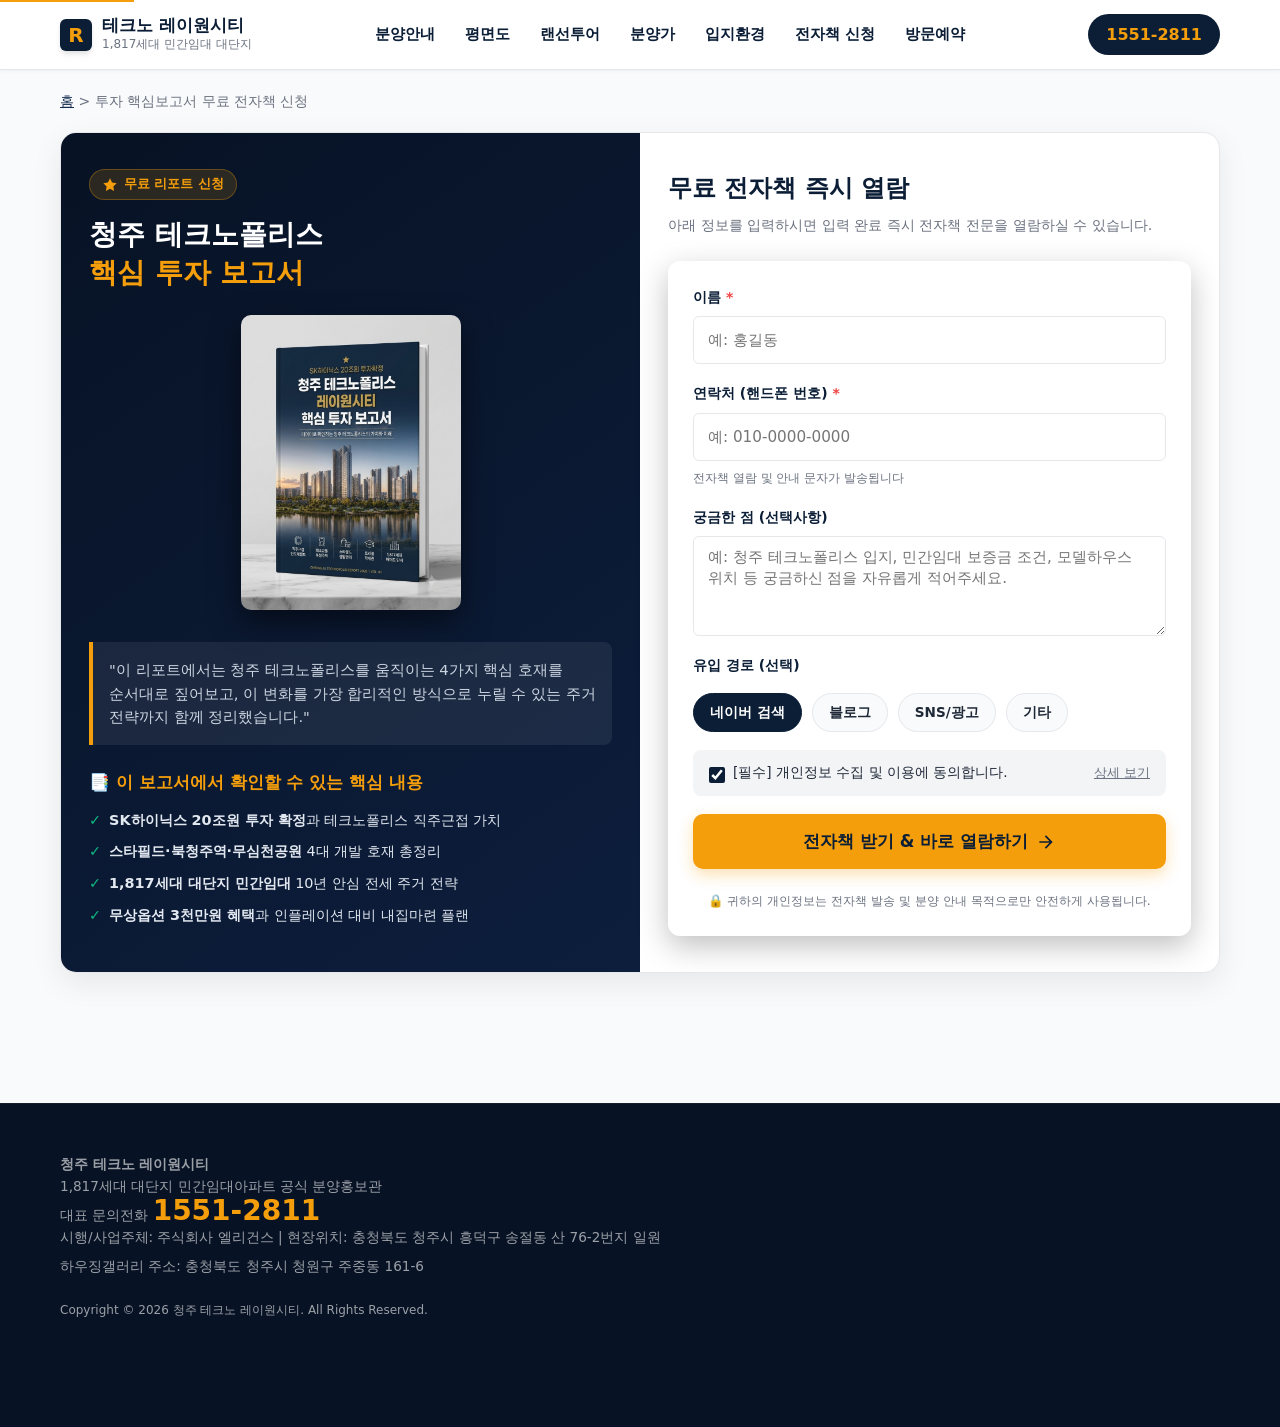
<file: ebook.html>
<!doctype html>
<html lang="ko">
<head>
  <!-- Google Tag Manager -->
  <script>(function(w,d,s,l,i){w[l]=w[l]||[];w[l].push({'gtm.start':
  new Date().getTime(),event:'gtm.js'});var f=d.getElementsByTagName(s)[0],
  j=d.createElement(s),dl=l!='dataLayer'?'&l='+l:'';j.async=true;j.src=
  'https://www.googletagmanager.com/gtm.js?id='+i+dl;f.parentNode.insertBefore(j,f);
  })(window,document,'script','dataLayer','GTM-WJ92XCXN');</script>
  <!-- End Google Tag Manager -->
  <meta charset="utf-8">
  <meta name="viewport" content="width=device-width, initial-scale=1">
  
  <!-- Google tag (gtag.js) -->
  <script async src="https://www.googletagmanager.com/gtag/js?id=AW-18319293462"></script>
  <script>
    window.dataLayer = window.dataLayer || [];
    function gtag(){dataLayer.push(arguments);}
    gtag('js', new Date());

    gtag('config', 'AW-18319293462');
  </script>
  <!-- 네이버 광고 전환 추적 공통 스크립트 -->
  <script type="text/javascript" src="//wcs.naver.net/wcslog.js"></script>
  <script type="text/javascript">
    if (!wcs_add) var wcs_add = {};
    wcs_add["wa"] = "s_3b47a04b2c7a";
    if (!_nasa) var _nasa = {};
    if (window.wcs) {
      wcs.inflow();
      wcs_do();
    }
  </script>
  <!-- Google tag (gtag.js) event - delayed navigation helper -->
  <script>
    // Helper function to delay opening a URL until a gtag event is sent.
    // Call it in response to an action that should navigate to a URL.
    function gtagSendEvent(url) {
      var callback = function () {
        if (typeof url === 'string') {
          window.location = url;
        }
      };
      gtag('event', 'form_start', {
        'event_callback': callback,
        'event_timeout': 2000,
        // <event_parameters>
      });
      return false;
    }
  </script>

  <meta name="format-detection" content="telephone=no">
  <title>청주 테크노폴리스 핵심 투자 보고서 무료 전자책 신청 | 청주 테크노 레이원시티</title>
  <meta name="description" content="SK하이닉스 20조원 투자확정! 청주 테크노폴리스를 움직이는 4가지 핵심 호재와 주거 전략이 담긴 프리미엄 투자 보고서 무료 전자책 신청 페이지입니다.">
  <meta name="keywords" content="청주 테크노폴리스, 레이원시티, 투자 보고서, 무료 전자책, 청주 아파트 분양, 민간임대아파트">
  <meta name="robots" content="index,follow,max-image-preview:large">
  <meta name="NaverBot" content="index,follow">
  <meta name="Yeti" content="index,follow">
  
  <meta property="og:type" content="website">
  <meta property="og:locale" content="ko_KR">
  <meta property="og:site_name" content="청주 테크노 레이원시티">
  <meta property="og:title" content="청주 테크노폴리스 핵심 투자 보고서 무료 전자책 받기">
  <meta property="og:description" content="청주 테크노폴리스 4가지 핵심 호재와 주거 전략 리포트를 무료로 확인해보세요.">
  <meta property="og:url" content="https://www.apartbunyang.cloud/ebook.html">
  <meta property="og:image" content="https://www.apartbunyang.cloud/img/ebook-cover.jpg">
  <link rel="canonical" href="https://www.apartbunyang.cloud/ebook.html">
  <link rel="icon" type="image/png" href="favicon.png">
  <link rel="apple-touch-icon" href="apple-touch-icon.png">
  
  <meta name="theme-color" content="#0d1e3d">
  
  <!-- Fonts & Styles -->
  <link rel="stylesheet" href="https://hangeul.pstatic.net/hangeul_static/css/nanum-square-neo.css">
  <link rel="stylesheet" href="styles.css">
</head>
<body class="ebook-page">
  <!-- Google Tag Manager (noscript) -->
  <noscript><iframe src="https://www.googletagmanager.com/ns.html?id=GTM-WJ92XCXN"
  height="0" width="0" style="display:none;visibility:hidden"></iframe></noscript>

  <a class="skip-link" href="#content">본문 바로가기</a>

  <!-- Header -->
  <header class="site-header" data-header>
    <div class="header-container">
      <a class="brand" href="index.html" aria-label="청주 테크노 레이원시티 홈">
        <span class="brand-mark">R</span>
        <span>
          <strong>테크노 레이원시티</strong>
          <em>1,817세대 민간임대 대단지</em>
        </span>
      </a>
      
      <nav class="desktop-nav" aria-label="주요 메뉴">
        <a href="index.html#sale">분양안내</a>
        <a href="index.html#plans">평면도</a>
        <a href="index.html#unit-tour">랜선투어</a>
        <a href="index.html#price">분양가</a>
        <a href="index.html#location">입지환경</a>
        <a href="ebook.html" class="active">전자책 신청</a>
        <a href="index.html#visit">방문예약</a>
      </nav>
      
      <a class="header-call" href="tel:1551-2811">1551-2811</a>
      
      <button class="menu-button" type="button" aria-label="메뉴 열기" aria-expanded="false" data-menu-button>
        <span></span><span></span><span></span>
      </button>
    </div>
    
    <nav class="mobile-nav" aria-label="모바일 메뉴" data-mobile-nav>
      <a href="index.html#sale">분양안내</a>
      <a href="index.html#plans">평면도</a>
      <a href="index.html#unit-tour">랜선투어</a>
      <a href="index.html#price">분양가</a>
      <a href="index.html#location">입지환경</a>
      <a href="ebook.html">전자책 신청</a>
      <a href="index.html#visit">방문예약</a>
    </nav>
  </header>

  <main id="content" class="ebook-lead-wrapper">
    <div class="container">
      <!-- Breadcrumb Navigation -->
      <div class="ebook-breadcrumb">
        <a href="index.html">홈</a> &gt; <span>투자 핵심보고서 무료 전자책 신청</span>
      </div>

      <div class="ebook-lead-card">
        <!-- Left Side: Cover Image & Key Info -->
        <div class="ebook-info-side">
          <div class="ebook-badge-tag">
            <svg viewBox="0 0 24 24" width="16" height="16" fill="currentColor">
              <path d="M12 2l3.09 6.26L22 9.27l-5 4.87 1.18 6.88L12 17.77l-6.18 3.25L7 14.14 2 9.27l6.91-1.01L12 2z"/>
            </svg>
            무료 리포트 신청
          </div>
          
          <h1 class="ebook-lead-title">
            청주 테크노폴리스<br>
            <span class="highlight-text">핵심 투자 보고서</span>
          </h1>

          <div class="ebook-cover-frame">
            <img src="img/ebook-cover.jpg" alt="청주 테크노폴리스 레이원시티 핵심 투자 보고서 전자책 표지" class="ebook-cover-img">
          </div>

          <div class="ebook-quote-box">
            <p>
              "이 리포트에서는 청주 테크노폴리스를 움직이는 4가지 핵심 호재를 순서대로 짚어보고, 이 변화를 가장 합리적인 방식으로 누릴 수 있는 주거 전략까지 함께 정리했습니다."
            </p>
          </div>

          <div class="ebook-highlights">
            <h3>📑 이 보고서에서 확인할 수 있는 핵심 내용</h3>
            <ul>
              <li>
                <span class="check-icon">✓</span>
                <span><strong>SK하이닉스 20조원 투자 확정</strong>과 테크노폴리스 직주근접 가치</span>
              </li>
              <li>
                <span class="check-icon">✓</span>
                <span><strong>스타필드·북청주역·무심천공원</strong> 4대 개발 호재 총정리</span>
              </li>
              <li>
                <span class="check-icon">✓</span>
                <span><strong>1,817세대 대단지 민간임대</strong> 10년 안심 전세 주거 전략</span>
              </li>
              <li>
                <span class="check-icon">✓</span>
                <span><strong>무상옵션 3천만원 혜택</strong>과 인플레이션 대비 내집마련 플랜</span>
              </li>
            </ul>
          </div>
        </div>

        <!-- Right Side: Lead Form -->
        <div class="ebook-form-side">
          <div class="form-header">
            <h2>무료 전자책 즉시 열람</h2>
            <p>아래 정보를 입력하시면 입력 완료 즉시 전자책 전문을 열람하실 수 있습니다.</p>
          </div>

          <form class="reservation-form ebook-form" id="ebookLeadForm" method="POST" action="#">
            <!-- HoneyPot Field -->
            <div style="display: none !important;">
              <label for="email_confirm">이메일 확인</label>
              <input type="text" id="email_confirm" name="email_confirm" tabindex="-1" autocomplete="off">
            </div>

            <div class="form-group">
              <label for="name">이름 <span class="req" aria-hidden="true">*</span></label>
              <input type="text" id="name" name="name" placeholder="예: 홍길동" required autocomplete="name">
            </div>

            <div class="form-group">
              <label for="phone">연락처 (핸드폰 번호) <span class="req" aria-hidden="true">*</span></label>
              <input type="tel" id="phone" name="phone" placeholder="예: 010-0000-0000" required autocomplete="tel" inputmode="tel" pattern="[0-9]{2,3}-[0-9]{3,4}-[0-9]{4}">
              <span class="field-hint">전자책 열람 및 안내 문자가 발송됩니다</span>
            </div>

            <div class="form-group">
              <label for="message">궁금한 점 (선택사항)</label>
              <textarea id="message" name="message" rows="3" placeholder="예: 청주 테크노폴리스 입지, 민간임대 보증금 조건, 모델하우스 위치 등 궁금하신 점을 자유롭게 적어주세요."></textarea>
            </div>

            <div class="form-group field-group">
              <span class="channel-title">유입 경로 (선택)</span>
              <div class="channel-group">
                <label class="channel-chip">
                  <input type="radio" name="source" value="네이버 검색" checked>
                  <span>네이버 검색</span>
                </label>
                <label class="channel-chip">
                  <input type="radio" name="source" value="네이버 블로그">
                  <span>블로그</span>
                </label>
                <label class="channel-chip">
                  <input type="radio" name="source" value="인스타그램">
                  <span>SNS/광고</span>
                </label>
                <label class="channel-chip">
                  <input type="radio" name="source" value="기타">
                  <span>기타</span>
                </label>
              </div>
            </div>

            <div class="privacy-box">
              <label class="agree-label">
                <input type="checkbox" id="agree" name="agree" required checked>
                <span>[필수] 개인정보 수집 및 이용에 동의합니다.</span>
              </label>
              <a href="#" id="privacyLink" class="privacy-detail-link">상세 보기</a>
            </div>

            <button type="submit" class="btn-primary ebook-submit-btn">
              <span>전자책 받기 & 바로 열람하기</span>
              <svg viewBox="0 0 24 24" width="20" height="20" fill="currentColor">
                <path d="M12 4l-1.41 1.41L16.17 11H4v2h12.17l-5.58 5.59L12 20l8-8z"/>
              </svg>
            </button>

            <p class="form-security-note">
              🔒 귀하의 개인정보는 전자책 발송 및 분양 안내 목적으로만 안전하게 사용됩니다.
            </p>
          </form>
        </div>
      </div>
    </div>
  </main>

  <!-- 개인정보 처리방침 모달 -->
  <div class="result-modal-backdrop" id="privacyModal" role="dialog" aria-modal="true" aria-labelledby="privacyModalTitle" style="display: none;">
    <div class="privacy-modal">
      <div class="modal-header">
        <h3 id="privacyModalTitle">개인정보 수집 및 이용 동의</h3>
        <button class="close-modal-btn" type="button" id="closePrivacyModal" aria-label="닫기">&times;</button>
      </div>
      <div class="modal-body">
        <p>청주 테크노 레이원시티 분양 홍보관은 전자책 제공 및 분양 상담 서비스를 위하여 아래와 같이 개인정보를 수집·이용합니다.</p>
        <br>
        <p><strong>1. 수집하는 개인정보 항목:</strong> 성명, 연락처(전화번호), 궁금한점, 유입경로</p>
        <p><strong>2. 수집 및 이용 목적:</strong> 청주 테크노폴리스 투자 핵심보고서 전자책 열람 제공, 분양 정보 제공, 방문 상담 예약 안내 및 해피콜</p>
        <p><strong>3. 보유 및 이용 기간:</strong> 수집일로부터 1년 또는 정보주체의 삭제 요청 시까지</p>
        <p><strong>4. 동의를 거부할 권리:</strong> 귀하는 개인정보 수집 및 이용 동의를 거부할 수 있으나, 거부 시 전자책 다운로드 및 상담 서비스 이용이 제한될 수 있습니다.</p>
      </div>
      <div class="modal-footer">
        <button class="btn-primary" type="button" id="agreePrivacyBtn">동의하고 닫기</button>
      </div>
    </div>
  </div>

  <!-- 완료 안내 모달 (링크 이동 모달) -->
  <div class="result-modal-backdrop" id="ebookResultModal" role="dialog" aria-modal="true" aria-labelledby="ebookResultModalTitle" style="display:none;">
    <div class="result-modal text-center">
      <div class="modal-header">
        <h3 id="ebookResultModalTitle">🎉 전자책 신청 완료</h3>
        <button type="button" class="close-modal-btn" id="closeEbookResultModal">&times;</button>
      </div>
      <div class="modal-body">
        <div class="modal-icon-wrap" style="text-align: center; margin-bottom: 12px;">
          <svg viewBox="0 0 24 24" width="48" height="48" fill="#10b981">
            <path d="M12 2C6.48 2 2 6.48 2 12s4.48 10 10 10 10-4.48 10-10S17.52 2 12 2zm-2 15l-5-5 1.41-1.41L10 14.17l7.59-7.59L19 8l-9 9z"/>
          </svg>
        </div>
        <p style="font-weight: 700; font-size: 1.1rem; color: var(--primary-color);">신청이 정상 접수되었습니다!</p>
        <p class="modal-desc" style="font-size: 0.9rem; color: var(--text-muted); margin-top: 6px;">
          청주 테크노폴리스 핵심 투자 보고서 전자책 문서로 이동합니다.<br>
          새 창이 열리지 않는 경우 아래 버튼을 클릭하세요.
        </p>
      </div>
      <div class="modal-footer" style="flex-direction: column; gap: 10px;">
        <a href="https://docs.google.com/document/d/1dbG56XLJAH6Ol-Chv-GKUEbPPWgl2xCgXPH_KJ5MpjI/edit?usp=sharing" target="_blank" rel="noopener noreferrer" class="btn-primary" id="openEbookDirectBtn" style="width: 100%; text-align: center;">
          📖 전자책 바로 보러가기
        </a>
        <a href="index.html" class="btn-outline" style="width: 100%; text-align: center;">
          메인 페이지로 이동
        </a>
      </div>
    </div>
  </div>

  <!-- 하단 고정 CTA (모바일 전용) -->
  <div class="floating-cta">
    <a href="tel:1551-2811" class="floating-btn call">
      <svg viewBox="0 0 24 24" width="20" height="20" fill="currentColor"><path d="M6.62 10.79c1.44 2.83 3.76 5.14 6.59 6.59l2.2-2.2c.27-.27.67-.36 1.02-.24 1.12.37 2.33.57 3.57.57.55 0 1 .45 1 1V20c0 .55-.45 1-1 1-9.39 0-17-7.61-17-17 0-.55.45-1 1-1h3.5c.55 0 1 .45 1 1 0 1.25.2 2.45.57 3.57.11.35.03.74-.25 1.02l-2.2 2.2z"/></svg>
      <span>전화상담</span>
    </a>
    <a href="index.html#visit" class="floating-btn reserve">
      <svg viewBox="0 0 24 24" width="20" height="20" fill="currentColor"><path d="M19 3h-1V1h-2v2H8V1H6v2H5c-1.11 0-1.99.9-1.99 2L3 19c0 1.1.89 2 2 2h14c1.1 0 2-.9 2-2V5c0-1.1-.9-2-2-2zm0 16H5V8h14v11zM7 10h5v5H7z"/></svg>
      <span>방문예약</span>
    </a>
  </div>

  <!-- Footer -->
  <footer class="site-footer">
    <div class="container">
      <div class="footer-top">
        <div class="footer-brand">
          <strong>청주 테크노 레이원시티</strong>
          <p>1,817세대 대단지 민간임대아파트 공식 분양홍보관</p>
        </div>
        <div class="footer-contact">
          <span class="label">대표 문의전화</span>
          <a href="tel:1551-2811" class="footer-phone">1551-2811</a>
        </div>
      </div>
      <div class="footer-info">
        <p>시행/사업주체: 주식회사 엘리건스 | 현장위치: 충청북도 청주시 흥덕구 송절동 산 76-2번지 일원</p>
        <p>하우징갤러리 주소: 충청북도 청주시 청원구 주중동 161-6</p>
        <p class="copyright">Copyright &copy; 2026 청주 테크노 레이원시티. All Rights Reserved.</p>
      </div>
    </div>
  </footer>

  <script src="script.js"></script>
  <script>
    // E-book Lead Form Handler
    document.addEventListener('DOMContentLoaded', () => {
      const ebookForm = document.getElementById('ebookLeadForm');
      const ebookResultModal = document.getElementById('ebookResultModal');
      const EBOOK_URL = 'https://docs.google.com/document/d/1dbG56XLJAH6Ol-Chv-GKUEbPPWgl2xCgXPH_KJ5MpjI/edit?usp=sharing';

      if (ebookForm) {
        ebookForm.addEventListener('submit', (e) => {
          e.preventDefault();

          // HoneyPot check
          if (document.getElementById('email_confirm')?.value) {
            window.location.href = EBOOK_URL;
            return;
          }

          const phoneInput = ebookForm.querySelector('#phone');
          const phonePattern = /^[0-9]{2,3}-[0-9]{3,4}-[0-9]{4}$/;
          if (!phonePattern.test(phoneInput.value)) {
            phoneInput.setCustomValidity('올바른 연락처 형식을 입력하세요.');
            phoneInput.reportValidity();
            return;
          }

          const submitBtn = ebookForm.querySelector('button[type="submit"]');
          const originalText = submitBtn.innerHTML;
          submitBtn.disabled = true;
          submitBtn.innerHTML = '전자책 발급 처리 중...';

          const userMessage = document.getElementById('message')?.value.trim() || '';
          const formData = {
            name: document.getElementById('name').value.trim(),
            phone: phoneInput.value.trim(),
            type: '무료 전자책',
            residence: '전자책 신청',
            visit_date: '전자책 전용',
            message: `[전자책 신청] ${userMessage}`.trim(),
            source: ebookForm.querySelector('input[name="source"]:checked')?.value || '전자책 랜딩'
          };

          fetch('/api/submit', {
            method: 'POST',
            headers: { 'Content-Type': 'application/json' },
            body: JSON.stringify(formData)
          })
          .then(() => {
            // 구글 디스플레이 광고 전환 이벤트 전송
            if (typeof gtag === 'function') {
              gtag('event', 'form_start');
            }
            // Show modal & open Google Doc link
            ebookResultModal.style.display = 'flex';
            document.body.style.overflow = 'hidden';
            
            // Try to open ebook URL in new tab
            const win = window.open(EBOOK_URL, '_blank');
            if (!win || win.closed || typeof win.closed === 'undefined') {
              // If popup blocked, redirect directly after 1.5 seconds or let user click button
              setTimeout(() => {
                window.location.href = EBOOK_URL;
              }, 1500);
            }
          })
          .catch(err => {
            console.error('API Error:', err);
            // Open link even if API fails so user gets their ebook
            window.open(EBOOK_URL, '_blank');
            ebookResultModal.style.display = 'flex';
          })
          .finally(() => {
            submitBtn.disabled = false;
            submitBtn.innerHTML = originalText;
          });
        });
      }

      // Result modal close listener
      const closeResultBtn = document.getElementById('closeEbookResultModal');
      if (closeResultBtn && ebookResultModal) {
        closeResultBtn.addEventListener('click', () => {
          ebookResultModal.style.display = 'none';
          document.body.style.overflow = '';
        });
        ebookResultModal.addEventListener('click', (e) => {
          if (e.target === ebookResultModal) {
            ebookResultModal.style.display = 'none';
            document.body.style.overflow = '';
          }
        });
      }
    });
  </script>
</body>
</html>
</file>
<file: styles.css>
/*
 * 청주 테크노 레이원시티 공식 분양 랜딩페이지 공통 스타일시트
 * 컨셉: 첨단산업도시, 대단지 프리미엄, 신뢰감 (테크노 블루, 메탈릭 그레이, 오렌지 포인트)
 */

/* 1. 디자인 시스템 토큰 & 변수 정의 */
:root {
  /* Colors */
  --primary-color: #0b1e36;       /* 깊은 테크노 딥블루 */
  --primary-light: #162e52;       /* 밝은 네이비 */
  --primary-dark: #050d18;        /* 어두운 네이비 */
  
  --secondary-color: #4b5563;     /* 메탈릭 그레이 (텍스트/경계용) */
  --secondary-light: #9ca3af;     /* 밝은 메탈릭 그레이 */
  
  --accent-color: #f59e0b;        /* 포인트 오렌지/옐로우 (CTA용) */
  --accent-hover: #d97706;        /* CTA 호버 상태 */
  
  --bg-light: #f9fafb;            /* 밝은 섹션 배경 */
  --bg-white: #ffffff;            /* 카드 및 폼 배경 */
  --bg-alt: #f3f4f6;              /* 회색 대체 배경 */
  --bg-dark: #071224;             /* 짙은 어두운 배경 */
  
  --text-dark: #1f2937;           /* 메인 텍스트 차콜 */
  --text-muted: #6b7280;          /* 연한 텍스트 */
  --text-light: #f3f4f6;          /* 밝은 배경 텍스트 */
  --text-white: #ffffff;          /* 백색 텍스트 */
  
  --border-color: #e5e7eb;        /* 연한 테두리 */
  --border-focus: #3b82f6;        /* 포커스 테두리 */
  
  /* Typography */
  --font-family: 'NanumSquareNeo', 'Pretendard', -apple-system, BlinkMacSystemFont, system-ui, sans-serif;
  
  /* Layout & Spacing */
  --header-height: 70px;
  --container-max-width: 1200px;
  --transition-speed: 0.3s;
  --border-radius: 8px;
  --box-shadow: 0 4px 6px -1px rgba(0, 0, 0, 0.1), 0 2px 4px -1px rgba(0, 0, 0, 0.06);
  --box-shadow-hover: 0 10px 15px -3px rgba(0, 0, 0, 0.1), 0 4px 6px -2px rgba(0, 0, 0, 0.05);
}

/* 2. 초기화 및 기본 스타일 설정 */
* {
  box-sizing: border-box;
  margin: 0;
  padding: 0;
}

html {
  font-family: var(--font-family);
  font-size: 16px;
  line-height: 1.6;
  color: var(--text-dark);
  scroll-behavior: smooth;
  overflow-x: hidden;
  max-width: 100%;
}

body, h1, h2, h3, h4, h5, h6, p, li, a, span, label, dt, dd {
  word-break: keep-all;
  overflow-wrap: break-word;
}

body {
  background-color: var(--bg-white);
  overflow-x: hidden;
  max-width: 100%;
  -webkit-font-smoothing: antialiased;
}

/* 스킵 링크 (접근성) */
.skip-link {
  position: absolute;
  top: -40px;
  left: 0;
  background: var(--accent-color);
  color: var(--primary-color);
  padding: 8px 16px;
  z-index: 10000;
  transition: top var(--transition-speed);
  font-weight: 700;
  text-decoration: none;
}

.skip-link:focus {
  top: 0;
}

/* 비주얼 숨김 (접근성) */
.visually-hidden {
  position: absolute !important;
  width: 1px !important;
  height: 1px !important;
  padding: 0 !important;
  margin: -1px !important;
  overflow: hidden !important;
  clip: rect(0, 0, 0, 0) !important;
  white-space: nowrap !important;
  border: 0 !important;
}

/* 링크 및 버튼 공통 */
a {
  color: inherit;
  text-decoration: none;
}

button {
  font-family: inherit;
  border: none;
  background: none;
  cursor: pointer;
}

/* 이미지 Placeholder 공통 (.image-slot) */
.image-slot {
  background: linear-gradient(135deg, #e5e7eb 25%, #f3f4f6 100%);
  display: flex;
  align-items: center;
  justify-content: center;
  text-align: center;
  color: var(--text-muted);
  font-size: 0.875rem;
  font-weight: 500;
  line-height: 1.4;
  padding: 20px;
  border: 1px dashed var(--secondary-light);
  border-radius: var(--border-radius);
  position: relative;
  overflow: hidden;
  min-height: 200px;
}

.image-slot::before {
  content: "";
  display: block;
  position: absolute;
  width: 100%;
  height: 100%;
  background: radial-gradient(circle, transparent 20%, var(--bg-alt) 20%, var(--bg-alt) 21%, transparent 21%, transparent);
  background-size: 15px 15px;
  opacity: 0.1;
}

.image-slot span {
  position: relative;
  z-index: 1;
}

.image-slot:has(img) {
  min-height: auto;
  background: var(--bg-white);
  border-style: solid;
  border-color: var(--border-color);
  padding: 0;
}

.image-slot:has(img)::before {
  display: none;
}

.image-slot img {
  width: 100%;
  height: 100%;
  object-fit: cover;
  display: block;
}

.plan-card .image-slot img {
  object-fit: contain;
  background-color: var(--bg-white);
  padding: 10px;
}

/* 3. 레이아웃 구조 */
.container {
  width: 100%;
  max-width: var(--container-max-width);
  margin-left: auto;
  margin-right: auto;
  padding-left: 20px;
  padding-right: 20px;
}

.section {
  padding-top: 60px;
  padding-bottom: 60px;
}

.section.alt {
  background-color: var(--bg-light);
}

.section-head {
  text-align: center;
  margin-bottom: 40px;
}

.section-kicker {
  color: var(--accent-color);
  font-size: 0.875rem;
  font-weight: 700;
  text-transform: uppercase;
  letter-spacing: 0.1em;
  margin-bottom: 8px;
}

.section-head h2 {
  font-size: 1.75rem;
  font-weight: 800;
  color: var(--primary-color);
  line-height: 1.3;
  margin-bottom: 12px;
}

.section-head p {
  font-size: 1rem;
  color: var(--text-muted);
  max-width: 700px;
  margin-left: auto;
  margin-right: auto;
}

/* Split 레이아웃 */
.split {
  display: flex;
  flex-direction: column;
  gap: 30px;
}

/* 4. 헤더 스타일 */
.site-header {
  position: fixed;
  top: 0;
  left: 0;
  right: 0;
  height: var(--header-height);
  background-color: rgba(255, 255, 255, 0.95);
  box-shadow: 0 1px 3px rgba(0,0,0,0.05);
  z-index: 1000;
  transition: all var(--transition-speed);
  border-bottom: 1px solid var(--border-color);
  backdrop-filter: blur(10px);
}

.header-container {
  max-width: var(--container-max-width);
  height: 100%;
  margin: 0 auto;
  padding: 0 20px;
  display: flex;
  align-items: center;
  justify-content: space-between;
}

/* 로고 브랜드 영역 */
.brand {
  display: flex;
  align-items: center;
  gap: 10px;
}

.brand-mark {
  background-color: var(--primary-color);
  color: var(--accent-color);
  font-size: 1.25rem;
  font-weight: 900;
  width: 32px;
  height: 32px;
  display: flex;
  align-items: center;
  justify-content: center;
  border-radius: 6px;
  box-shadow: var(--box-shadow);
}

.brand strong {
  display: block;
  font-size: 1.05rem;
  font-weight: 800;
  color: var(--primary-color);
  line-height: 1.2;
}

.brand em {
  display: block;
  font-size: 0.75rem;
  font-style: normal;
  color: var(--text-muted);
  font-weight: 500;
}

/* GNB 메뉴 (데스크탑) */
.desktop-nav {
  display: none;
}

/* 헤더 전화번호 */
.header-call {
  display: none;
}

/* 햄버거 메뉴 버튼 */
.menu-button {
  width: 30px;
  height: 24px;
  position: relative;
  display: flex;
  flex-direction: column;
  justify-content: space-between;
}

.menu-button span {
  display: block;
  width: 100%;
  height: 3px;
  background-color: var(--primary-color);
  border-radius: 2px;
  transition: all var(--transition-speed);
}

/* 모바일 메뉴 열림 액션 */
.menu-button[aria-expanded="true"] span:nth-child(1) {
  transform: translateY(10.5px) rotate(45deg);
}

.menu-button[aria-expanded="true"] span:nth-child(2) {
  opacity: 0;
}

.menu-button[aria-expanded="true"] span:nth-child(3) {
  transform: translateY(-10.5px) rotate(-45deg);
}

/* 모바일 드로어 네비게이션 */
.mobile-nav {
  position: fixed;
  top: var(--header-height);
  left: 0;
  right: 0;
  bottom: 0;
  background-color: var(--bg-white);
  padding: 40px 20px;
  display: flex;
  flex-direction: column;
  gap: 20px;
  transform: translateX(100%);
  transition: transform var(--transition-speed) ease-in-out, visibility var(--transition-speed);
  border-top: 1px solid var(--border-color);
  z-index: 999;
  visibility: hidden;
}

.mobile-nav.open {
  transform: translateX(0);
  visibility: visible;
}

.mobile-nav a {
  font-size: 1.25rem;
  font-weight: 700;
  color: var(--primary-color);
  padding-bottom: 10px;
  border-bottom: 1px solid var(--border-color);
  transition: color var(--transition-speed);
}

.mobile-nav a:hover,
.mobile-nav a:focus {
  color: var(--accent-color);
}

/* 5. 히어로 섹션 */
.hero {
  position: relative;
  padding-top: calc(var(--header-height) + 40px);
  padding-bottom: 60px;
  background-color: var(--primary-dark);
  color: var(--text-light);
  overflow: hidden;
}

.hero-media {
  position: absolute;
  top: 0;
  left: 0;
  width: 100%;
  height: 100%;
  z-index: 1;
}

.hero-gif,
.hero-img {
  width: 100%;
  height: 100%;
  object-fit: cover;
  display: block;
}

.hero-placeholder {
  width: 100%;
  height: 100%;
  border: none;
  border-radius: 0;
  background: linear-gradient(135deg, #071224 0%, #162e52 100%);
  color: rgba(255, 255, 255, 0.4);
}

.hero-overlay {
  position: absolute;
  top: 0;
  left: 0;
  width: 100%;
  height: 100%;
  background: linear-gradient(to bottom, rgba(5, 13, 24, 0.7) 0%, rgba(5, 13, 24, 0.9) 100%);
  z-index: 2;
}

.hero-content {
  position: relative;
  z-index: 3;
  max-width: var(--container-max-width);
  margin: 0 auto;
  padding: 0 20px;
  display: flex;
  flex-direction: column;
  gap: 40px;
}

.hero-text-wrap {
  max-width: 650px;
}

.hero-text-wrap .eyebrow {
  display: inline-block;
  background-color: rgba(245, 158, 11, 0.15);
  color: var(--accent-color);
  padding: 6px 12px;
  font-size: 0.875rem;
  font-weight: 700;
  border-radius: 4px;
  margin-bottom: 15px;
  border: 1px solid rgba(245, 158, 11, 0.3);
}

.hero-text-wrap h1 {
  font-size: 2.25rem;
  font-weight: 850;
  color: var(--text-white);
  line-height: 1.25;
  margin-bottom: 20px;
  letter-spacing: -0.02em;
}

.hero-text-wrap .hero-lead {
  font-size: 1.05rem;
  color: rgba(243, 244, 246, 0.85);
  line-height: 1.6;
  margin-bottom: 30px;
}

.hero-actions {
  display: flex;
  flex-wrap: wrap;
  gap: 15px;
}

/* 버튼 공통 */
.btn-primary, .btn-secondary, .btn-outline {
  display: inline-flex;
  align-items: center;
  justify-content: center;
  padding: 12px 24px;
  font-size: 1rem;
  font-weight: 700;
  border-radius: var(--border-radius);
  transition: all var(--transition-speed);
  cursor: pointer;
  min-height: 48px;
}

.btn-primary {
  background-color: var(--accent-color);
  color: var(--primary-color);
}

.btn-primary:hover, .btn-primary:focus {
  background-color: var(--accent-hover);
  transform: translateY(-2px);
}

.btn-secondary {
  background-color: rgba(255, 255, 255, 0.15);
  color: var(--text-white);
  border: 1px solid rgba(255, 255, 255, 0.3);
}

.btn-secondary:hover, .btn-secondary:focus {
  background-color: rgba(255, 255, 255, 0.25);
  transform: translateY(-2px);
}

.btn-outline {
  background-color: transparent;
  color: var(--primary-color);
  border: 2px solid var(--primary-color);
}

.btn-outline:hover, .btn-outline:focus {
  background-color: var(--primary-color);
  color: var(--text-white);
}

/* 우측 질문 인콰이어리 박스 */
.hero-inquiry-box {
  background-color: rgba(22, 46, 82, 0.8);
  border: 1px solid rgba(255, 255, 255, 0.15);
  border-radius: 12px;
  padding: 25px;
  backdrop-filter: blur(15px);
  box-shadow: 0 10px 25px rgba(0, 0, 0, 0.3);
  max-width: 450px;
  width: 100%;
}

.hero-inquiry-box h3 {
  font-size: 1.15rem;
  font-weight: 800;
  color: var(--text-white);
  margin-bottom: 6px;
}

.hero-inquiry-box .sub {
  font-size: 0.85rem;
  color: var(--secondary-light);
  margin-bottom: 20px;
}

.inquiry-list {
  display: flex;
  flex-direction: column;
  gap: 12px;
  margin-bottom: 20px;
}

.inquiry-item {
  display: flex;
  align-items: center;
  justify-content: space-between;
  background-color: rgba(5, 13, 24, 0.4);
  padding: 12px 16px;
  border-radius: var(--border-radius);
  border: 1px solid rgba(255, 255, 255, 0.05);
  transition: all var(--transition-speed);
  font-size: 0.9rem;
  font-weight: 600;
  color: var(--text-light);
}

.inquiry-item:hover, .inquiry-item:focus {
  background-color: rgba(5, 13, 24, 0.7);
  border-color: var(--accent-color);
  transform: translateX(5px);
  color: var(--accent-color);
}

.phone-icon {
  color: var(--accent-color);
  display: flex;
  align-items: center;
}

.direct-call-btn {
  display: flex;
  align-items: center;
  justify-content: center;
  gap: 8px;
  background-color: var(--accent-color);
  color: var(--primary-color);
  padding: 14px;
  border-radius: var(--border-radius);
  font-weight: 800;
  font-size: 1.05rem;
  box-shadow: 0 4px 10px rgba(245, 158, 11, 0.3);
  transition: all var(--transition-speed);
}

.direct-call-btn:hover, .direct-call-btn:focus {
  background-color: var(--accent-hover);
  transform: translateY(-2px);
}

/* 6. 홍보영상 섹션 */
.video-wrapper {
  max-width: 800px;
  margin: 0 auto;
  width: 100%;
}

.video-placeholder {
  width: 100%;
  min-height: auto;
  aspect-ratio: 16 / 9;
  cursor: pointer;
  border: 1px solid var(--border-color);
  display: flex;
  flex-direction: column;
  gap: 15px;
  background: linear-gradient(135deg, #1e355e 0%, #0b1e36 100%);
  color: rgba(255, 255, 255, 0.7);
  transition: transform var(--transition-speed);
}

.video-placeholder:hover {
  transform: scale(1.02);
}

.play-btn {
  width: 64px;
  height: 64px;
  border-radius: 50%;
  background-color: var(--accent-color);
  display: flex;
  align-items: center;
  justify-content: center;
  box-shadow: 0 4px 15px rgba(245, 158, 11, 0.4);
  transition: all var(--transition-speed);
}

.play-btn svg {
  width: 28px;
  height: 28px;
  fill: var(--primary-color);
  margin-left: 4px;
}

.video-placeholder:hover .play-btn {
  background-color: var(--text-white);
  transform: scale(1.1);
}

/* 7. 분양 안내 (Summary) */
.intro .lead {
  font-size: 1.15rem;
  color: var(--text-dark);
  font-weight: 600;
  line-height: 1.6;
}

.summary-panel {
  background-color: var(--bg-light);
  border: 1px solid var(--border-color);
  border-radius: 12px;
  padding: 25px;
}

.summary-panel dl {
  display: flex;
  flex-direction: column;
  gap: 16px;
}

.summary-panel dl > div {
  display: flex;
  flex-direction: column;
  padding-bottom: 12px;
  border-bottom: 1px solid rgba(0, 0, 0, 0.05);
}

.summary-panel dl > div:last-child {
  border-bottom: none;
  padding-bottom: 0;
}

.summary-panel dt {
  font-size: 0.85rem;
  font-weight: 800;
  color: var(--primary-color);
  margin-bottom: 4px;
  text-transform: uppercase;
}

.summary-panel dd {
  font-size: 0.95rem;
  color: var(--text-dark);
  font-weight: 600;
}

.summary-panel dd a {
  color: var(--accent-hover);
  text-decoration: underline;
  font-weight: 700;
}

/* 8. 평면도 (Floor Plans) */
.plan-category-group {
  margin-bottom: 50px;
}

.plan-category-group:last-child {
  margin-bottom: 0;
}

.category-header {
  display: flex;
  align-items: center;
  gap: 15px;
  margin-bottom: 25px;
  border-left: 4px solid var(--primary-color);
  padding-left: 15px;
}

.category-header h3 {
  font-size: 1.25rem;
  font-weight: 800;
  color: var(--primary-color);
}

.badge {
  display: inline-block;
  padding: 4px 10px;
  font-size: 0.75rem;
  font-weight: 700;
  border-radius: 4px;
}

.badge.status-closed {
  background-color: var(--secondary-light);
  color: var(--text-white);
}

.badge.status-open {
  background-color: var(--primary-color);
  color: var(--accent-color);
}

/* 평면도 그리드 */
.plan-grid {
  display: grid;
  grid-template-columns: 1fr;
  gap: 30px;
}

.plan-card {
  background-color: var(--bg-white);
  border: 1px solid var(--border-color);
  border-radius: 12px;
  overflow: hidden;
  transition: all var(--transition-speed);
  display: flex;
  flex-direction: column;
}

.plan-card:hover {
  transform: translateY(-8px);
  box-shadow: var(--box-shadow-hover);
  border-color: var(--primary-light);
}

.plan-card .image-slot {
  border-radius: 12px 12px 0 0;
  border: none;
  border-bottom: 1px solid var(--border-color);
  aspect-ratio: 4 / 3;
}

.plan-card .card-body {
  padding: 20px;
  flex-grow: 1;
  display: flex;
  flex-direction: column;
}

.plan-card h3 {
  font-size: 1.1rem;
  font-weight: 800;
  color: var(--primary-color);
  margin-bottom: 10px;
}

.plan-card p {
  font-size: 0.9rem;
  color: var(--text-muted);
  line-height: 1.5;
}

/* 마감 완료된 카드 스타일 */
.plan-card.text-muted {
  opacity: 0.65;
  background-color: var(--bg-light);
}

.plan-card.text-muted:hover {
  transform: none;
  box-shadow: none;
  border-color: var(--border-color);
}

.soldout-tag {
  display: inline-block;
  background-color: var(--secondary-color);
  color: var(--text-white);
  font-size: 0.7rem;
  font-weight: 700;
  padding: 2px 6px;
  border-radius: 3px;
  margin-bottom: 8px;
  width: fit-content;
}

/* 추천 인기 타입 */
.hot-tag {
  display: inline-block;
  background-color: var(--accent-color);
  color: var(--primary-color);
  font-size: 0.7rem;
  font-weight: 800;
  padding: 2px 6px;
  border-radius: 3px;
  margin-bottom: 8px;
  width: fit-content;
}

.plan-card.highlight {
  border: 1px solid rgba(22, 46, 82, 0.15);
}

/* 9. 유니트 랜선투어 */
.tour-grid {
  display: grid;
  grid-template-columns: 1fr;
  gap: 30px;
  max-width: 400px;
  margin: 0 auto;
}

.tour-card {
  background-color: var(--bg-white);
  border: 1px solid var(--border-color);
  border-radius: 12px;
  overflow: hidden;
  box-shadow: var(--box-shadow);
  display: flex;
  flex-direction: column;
}

.tour-image {
  position: relative;
  aspect-ratio: 9 / 16;
}

.tour-image .image-slot {
  height: 100%;
  border: none;
  border-radius: 0;
}

.tour-play-btn {
  position: absolute;
  top: 50%;
  left: 50%;
  transform: translate(-50%, -50%);
  width: 50px;
  height: 50px;
  border-radius: 50%;
  background-color: rgba(11, 30, 54, 0.85);
  display: flex;
  align-items: center;
  justify-content: center;
  transition: all var(--transition-speed);
}

.tour-play-btn svg {
  width: 20px;
  height: 20px;
  fill: var(--accent-color);
  margin-left: 2px;
}

.tour-card:hover .tour-play-btn {
  background-color: var(--accent-color);
  transform: translate(-50%, -50%) scale(1.1);
}

.tour-card:hover .tour-play-btn svg {
  fill: var(--primary-color);
}

.tour-body {
  padding: 20px;
}

.tour-body h3 {
  font-size: 1.1rem;
  font-weight: 800;
  color: var(--primary-color);
  margin-bottom: 8px;
}

.tour-body p {
  font-size: 0.9rem;
  color: var(--text-muted);
  line-height: 1.5;
  margin-bottom: 15px;
}

.tour-more-btn {
  display: inline-block;
  color: var(--primary-light);
  font-weight: 700;
  font-size: 0.9rem;
  transition: color var(--transition-speed);
}

.tour-card:hover .tour-more-btn {
  color: var(--accent-hover);
}

/* 10. 분양가 & 계약조건 */
.price-box {
  background-color: var(--primary-color);
  color: var(--text-white);
  border-radius: 12px;
  padding: 30px 25px;
  box-shadow: var(--box-shadow);
}

.price-box h3 {
  font-size: 1.25rem;
  font-weight: 800;
  color: var(--accent-color);
  margin-bottom: 20px;
  border-bottom: 1px solid rgba(255, 255, 255, 0.15);
  padding-bottom: 10px;
}

.price-box ul {
  list-style: none;
  display: flex;
  flex-direction: column;
  gap: 20px;
}

.benefit-item {
  display: flex;
  flex-direction: column;
  gap: 4px;
}

.benefit-item strong {
  font-size: 1.05rem;
  color: var(--text-white);
  font-weight: 700;
}

.benefit-item span {
  font-size: 0.85rem;
  color: var(--secondary-light);
}

.price-actions {
  display: flex;
  flex-wrap: wrap;
  gap: 15px;
  margin-top: 30px;
}

/* 11. 입지환경 (Location) */
.location-grid {
  display: grid;
  grid-template-columns: 1fr;
  gap: 30px;
}

.location-image-slot {
  border: 1px solid var(--border-color);
  border-radius: var(--border-radius);
  overflow: hidden;
  aspect-ratio: 4 / 3;
}

.location-image-slot img {
  width: 100%;
  height: 100%;
  object-fit: cover;
  display: block;
}

.location-info {
  margin-top: 15px;
  padding: 0 10px;
}

.location-info .num {
  display: inline-block;
  font-size: 1.5rem;
  font-weight: 900;
  color: var(--accent-color);
  line-height: 1;
  margin-bottom: 5px;
}

.location-info h3 {
  font-size: 1.15rem;
  font-weight: 800;
  color: var(--primary-color);
  margin-bottom: 10px;
}

.location-info p {
  font-size: 0.9rem;
  color: var(--text-muted);
  line-height: 1.6;
}

/* 12. FAQ (아코디언) */
.faq-list {
  display: flex;
  flex-direction: column;
  gap: 15px;
  max-width: 800px;
  margin: 0 auto;
}

details {
  background-color: var(--bg-white);
  border: 1px solid var(--border-color);
  border-radius: var(--border-radius);
  overflow: hidden;
  transition: all var(--transition-speed);
}

details[open] {
  border-color: var(--primary-light);
  box-shadow: var(--box-shadow);
}

summary {
  padding: 16px 20px;
  font-size: 0.95rem;
  font-weight: 700;
  color: var(--primary-color);
  cursor: pointer;
  list-style: none;
  display: flex;
  align-items: center;
  justify-content: space-between;
  outline: none;
}

/* 브라우저 기본 화살표 숨김 */
summary::-webkit-details-marker {
  display: none;
}

summary::after {
  content: "+";
  font-size: 1.25rem;
  font-weight: 400;
  color: var(--text-muted);
  transition: transform var(--transition-speed);
}

details[open] summary::after {
  content: "-";
  transform: rotate(180deg);
  color: var(--accent-color);
}

.faq-content {
  padding: 0 20px 20px 20px;
  border-top: 1px solid var(--border-color);
  background-color: var(--bg-light);
}

.faq-content p {
  font-size: 0.9rem;
  color: var(--text-dark);
  line-height: 1.6;
  padding-top: 15px;
}

/* 정책 특별 공지 박스 */
.policy-notice {
  max-width: 800px;
  margin: 40px auto 0 auto;
  background-color: rgba(245, 158, 11, 0.05);
  border-left: 4px solid var(--accent-color);
  border-radius: 0 var(--border-radius) var(--border-radius) 0;
  padding: 20px;
  box-shadow: var(--box-shadow);
}

.notice-title {
  font-size: 0.95rem;
  font-weight: 800;
  color: var(--primary-color);
  margin-bottom: 8px;
}

.notice-text {
  font-size: 0.85rem;
  color: var(--secondary-color);
  line-height: 1.6;
}

/* 12-1. 네이버 톡톡 섹션 */
.talktalk-section {
  background-color: var(--bg-white);
  padding-top: 40px;
  padding-bottom: 40px;
}

.talktalk-card {
  max-width: 800px;
  margin: 0 auto;
  padding: 30px 20px;
  background-color: var(--bg-light);
  border: 1px solid var(--border-color);
  border-radius: var(--border-radius);
  text-align: center;
  box-shadow: var(--box-shadow);
}

.talktalk-header {
  margin-bottom: 24px;
  display: flex;
  flex-direction: column;
  align-items: center;
}

.talktalk-badge {
  background-color: #03C75A;
  color: var(--text-white, #ffffff);
  font-size: 0.75rem;
  font-weight: 800;
  padding: 4px 10px;
  border-radius: 4px;
  margin-bottom: 12px;
  letter-spacing: 0.05em;
}

.talktalk-title {
  font-size: 1.5rem;
  font-weight: 800;
  color: var(--primary-color);
  margin-bottom: 8px;
}

.talktalk-desc {
  font-size: 0.9rem;
  color: var(--text-muted);
  max-width: 500px;
  margin: 0 auto;
  line-height: 1.5;
}

.talktalk-banner-wrapper {
  display: flex;
  justify-content: center;
  align-items: center;
  min-height: 75px;
}

.talktalk-banner-wrapper .talk_banner_div {
  margin: 0 auto;
}

/* 13. 더 알아보기 (외부 링크) */
.info-grid {
  display: grid;
  grid-template-columns: 1fr;
  gap: 30px;
}

.info-card {
  background-color: var(--bg-white);
  border: 1px solid var(--border-color);
  border-radius: 12px;
  overflow: hidden;
  box-shadow: var(--box-shadow);
  transition: all var(--transition-speed);
  display: flex;
  flex-direction: column;
}

.info-card:hover {
  transform: translateY(-5px);
  box-shadow: var(--box-shadow-hover);
}

.info-image {
  position: relative;
  aspect-ratio: 16 / 10;
}

.info-image .image-slot {
  height: 100%;
  border: none;
  border-radius: 0;
}

.info-card .badge {
  position: absolute;
  top: 15px;
  left: 15px;
  z-index: 2;
  font-weight: 800;
  font-size: 0.7rem;
}

.blog-badge {
  background-color: #03cf5d;
  color: var(--text-white);
}

.tv-badge {
  background-color: #1f8cf3;
  color: var(--text-white);
}

.info-body {
  padding: 20px;
  flex-grow: 1;
  display: flex;
  flex-direction: column;
}

.info-body h3 {
  font-size: 1.05rem;
  font-weight: 800;
  color: var(--primary-color);
  margin-bottom: 10px;
}

.info-body p {
  font-size: 0.875rem;
  color: var(--text-muted);
  line-height: 1.5;
  margin-bottom: 20px;
  flex-grow: 1;
}

.info-more {
  font-size: 0.85rem;
  font-weight: 700;
  color: var(--primary-light);
  transition: color var(--transition-speed);
}

.info-card:hover .info-more {
  color: var(--accent-hover);
}

/* 14. 방문예약 (Visit) 폼 */
.visit {
  background: linear-gradient(135deg, #0b1e36 0%, #162e52 100%);
  color: var(--text-light);
}

.visit-box {
  display: flex;
  flex-direction: column;
  gap: 40px;
}

.visit-intro h2 {
  font-size: 1.75rem;
  font-weight: 850;
  color: var(--text-white);
  margin-bottom: 15px;
  line-height: 1.3;
}

.visit-intro .desc {
  font-size: 1rem;
  color: rgba(243, 244, 246, 0.8);
  line-height: 1.6;
  margin-bottom: 25px;
}

.visit-info-card {
  background-color: rgba(255, 255, 255, 0.08);
  border: 1px solid rgba(255, 255, 255, 0.1);
  padding: 20px;
  border-radius: var(--border-radius);
  display: flex;
  flex-direction: column;
  gap: 12px;
}

.visit-info-card p {
  font-size: 0.9rem;
}

.visit-info-card a {
  color: var(--accent-color);
  font-weight: 800;
  text-decoration: underline;
}

/* Form Styling */
.reservation-form {
  background-color: var(--bg-white);
  border-radius: 12px;
  padding: 25px;
  color: var(--text-dark);
  box-shadow: 0 10px 30px rgba(0, 0, 0, 0.25);
  display: grid;
  grid-template-columns: 1fr;
  gap: 20px;
}

.form-group {
  display: flex;
  flex-direction: column;
  gap: 8px;
}

.form-group label {
  font-size: 0.875rem;
  font-weight: 700;
  color: var(--primary-color);
}

.form-group .req {
  color: #ef4444;
}

.form-group input[type="text"],
.form-group input[type="tel"],
.form-group select,
.form-group textarea {
  width: 100%;
  min-height: 48px;
  padding: 10px 14px;
  border: 1px solid var(--border-color);
  border-radius: 6px;
  font-family: inherit;
  font-size: 0.95rem;
  transition: all var(--transition-speed);
  background-color: var(--bg-white);
  color: var(--text-dark);
}

.form-group textarea {
  resize: vertical;
  min-height: 100px;
}

.form-group input:focus,
.form-group select:focus,
.form-group textarea:focus {
  outline: none;
  border-color: var(--primary-light);
  box-shadow: 0 0 0 3px rgba(30, 53, 94, 0.15);
}

.field-hint {
  font-size: 0.75rem;
  color: var(--text-muted);
}

/* 유입경로 라디오 칩 */
.field-group {
  border: none;
}

.channel-title {
  font-size: 0.875rem;
  font-weight: 700;
  color: var(--primary-color);
  margin-bottom: 8px;
  display: block;
}

.channel-group {
  display: flex;
  flex-wrap: wrap;
  gap: 10px;
}

.channel-chip {
  cursor: pointer;
}

.channel-chip input {
  position: absolute;
  width: 1px;
  height: 1px;
  padding: 0;
  margin: -1px;
  overflow: hidden;
  clip: rect(0, 0, 0, 0);
  border: 0;
}

.channel-chip span {
  display: inline-block;
  padding: 8px 16px;
  background-color: var(--bg-light);
  border: 1px solid var(--border-color);
  border-radius: 30px;
  font-size: 0.85rem;
  font-weight: 600;
  color: var(--text-dark);
  transition: all var(--transition-speed);
  text-align: center;
}

.channel-chip input:checked + span {
  background-color: var(--primary-color);
  color: var(--text-white);
  border-color: var(--primary-color);
}

/* 개인정보 동의 */
.agree-container {
  padding: 10px 0;
}

.agree-label {
  display: flex;
  align-items: flex-start;
  gap: 8px;
  cursor: pointer;
  font-size: 0.85rem !important;
  font-weight: 500 !important;
}

.agree-label input {
  margin-top: 3px;
  width: 16px;
  height: 16px;
  accent-color: var(--primary-color);
}

.privacy-link {
  text-decoration: underline;
  color: var(--primary-light);
  font-weight: 700;
}

/* 제출 버튼 */
.submit-btn {
  background-color: var(--accent-color);
  color: var(--primary-color);
  border: none;
  border-radius: var(--border-radius);
  font-size: 1.05rem;
  font-weight: 800;
  transition: all var(--transition-speed);
  box-shadow: 0 4px 10px rgba(245, 158, 11, 0.2);
  min-height: 52px;
}

.submit-btn:hover, .submit-btn:focus {
  background-color: var(--accent-hover);
  transform: translateY(-2px);
  box-shadow: 0 6px 15px rgba(245, 158, 11, 0.3);
}

/* 15. 접이식 상세 가이드 */
.collapsible-guide {
  border-top: 1px solid var(--border-color);
  border-bottom: 1px solid var(--border-color);
  background-color: var(--bg-light);
}

.guide-toggle-wrapper {
  display: flex;
  justify-content: center;
  padding: 20px 0;
}

.guide-toggle-btn {
  display: flex;
  align-items: center;
  gap: 10px;
  font-size: 0.95rem;
  font-weight: 800;
  color: var(--primary-color);
  border: 1px solid var(--border-color);
  background-color: var(--bg-white);
  padding: 12px 24px;
  border-radius: 30px;
  box-shadow: var(--box-shadow);
  transition: all var(--transition-speed);
}

.guide-toggle-btn:hover {
  background-color: var(--bg-light);
  border-color: var(--primary-light);
}

.toggle-icon {
  font-size: 0.75rem;
  transition: transform var(--transition-speed);
}

.guide-toggle-btn[aria-expanded="true"] .toggle-icon {
  transform: rotate(180deg);
}

.guide-content-wrapper {
  max-height: 0;
  overflow: hidden;
  transition: max-height 0.4s ease-out;
}

.guide-content-wrapper.show {
  max-height: 2500px; /* 큰 값 설정으로 부드러운 전개 */
  transition: max-height 0.6s ease-in;
}

.guide-rich-text {
  padding: 10px 20px 40px 20px;
  max-width: 850px;
  margin: 0 auto;
}

.guide-rich-text h2 {
  font-size: 1.35rem;
  font-weight: 800;
  color: var(--primary-color);
  margin-bottom: 25px;
  text-align: center;
}

.guide-rich-text h3 {
  font-size: 1.05rem;
  font-weight: 800;
  color: var(--primary-light);
  margin-top: 25px;
  margin-bottom: 10px;
  border-bottom: 1px solid var(--border-color);
  padding-bottom: 5px;
}

.guide-rich-text p {
  font-size: 0.875rem;
  color: var(--text-dark);
  line-height: 1.7;
  margin-bottom: 15px;
  text-align: justify;
}

/* 16. 푸터 */
.site-footer {
  background-color: var(--bg-dark);
  color: rgba(255, 255, 255, 0.6);
  padding: 50px 20px 100px 20px; /* 플로팅바 영역 확보를 위해 하단 패딩 확보 */
  font-size: 0.85rem;
  border-top: 1px solid rgba(255, 255, 255, 0.05);
}

.footer-container {
  display: flex;
  flex-direction: column;
  gap: 30px;
}

.footer-info strong {
  display: block;
  font-size: 1.05rem;
  color: var(--text-white);
  margin-bottom: 15px;
}

.footer-info p {
  margin-bottom: 8px;
  line-height: 1.5;
}

.footer-info small {
  display: block;
  margin-top: 15px;
  line-height: 1.6;
  color: rgba(255, 255, 255, 0.4);
}

.footer-info .copyright {
  margin-top: 25px;
  font-size: 0.75rem;
}

.footer-call {
  display: flex;
  flex-direction: column;
  gap: 8px;
  border-top: 1px solid rgba(255, 255, 255, 0.1);
  padding-top: 25px;
}

.footer-phone {
  font-size: 1.75rem;
  font-weight: 900;
  color: var(--accent-color);
  line-height: 1;
}

.footer-call span {
  font-size: 0.75rem;
}

/* 17. 플로팅 CTA (하단 고정 - 모바일 전용) */
.floating-cta {
  position: fixed;
  left: 0;
  right: 0;
  bottom: 0;
  height: 56px;
  display: flex;
  z-index: 990;
  box-shadow: 0 -4px 12px rgba(0, 0, 0, 0.2);
}

.floating-cta a {
  flex: 1;
  height: 100%;
  display: flex;
  align-items: center;
  justify-content: center;
  gap: 8px;
  font-size: 0.975rem;
  font-weight: 800;
  color: var(--text-white);
  transition: all var(--transition-speed);
  text-decoration: none;
}

.cta-call, .floating-btn.call {
  background-color: var(--primary-color);
  color: #ffffff !important;
}

.cta-call:hover, .floating-btn.call:hover {
  background-color: var(--primary-light);
}

.cta-visit, .floating-btn.reserve {
  background-color: var(--accent-color);
  color: var(--primary-color) !important;
}

.cta-visit:hover, .floating-btn.reserve:hover {
  background-color: var(--accent-hover);
}

.floating-cta svg, .floating-btn svg {
  width: 20px !important;
  height: 20px !important;
  min-width: 20px !important;
  min-height: 20px !important;
  max-width: 20px !important;
  max-height: 20px !important;
  display: inline-block;
  flex-shrink: 0;
  transition: transform var(--transition-speed);
}

.floating-cta a:hover svg, .floating-btn:hover svg {
  transform: scale(1.1);
}

/* 데스크탑 PC 화면에서는 하단 차단막 플로팅 CTA 숨김 (GNB 및 폼 활용) */
@media (min-width: 768px) {
  .floating-cta {
    display: none !important;
  }
}

/* 18. 가상 모달 다이얼로그 */
.result-modal-backdrop {
  position: fixed;
  top: 0;
  left: 0;
  right: 0;
  bottom: 0;
  background-color: rgba(5, 13, 24, 0.8);
  display: flex;
  align-items: center;
  justify-content: center;
  z-index: 2000;
  padding: 20px;
  backdrop-filter: blur(5px);
}

.result-modal, .privacy-modal {
  background-color: var(--bg-white);
  border-radius: 12px;
  width: 100%;
  max-width: 500px;
  box-shadow: 0 20px 25px -5px rgba(0, 0, 0, 0.1), 0 10px 10px -5px rgba(0, 0, 0, 0.04);
  overflow: hidden;
  animation: modalShow 0.3s ease-out;
}

.privacy-modal {
  max-width: 600px;
}

@keyframes modalShow {
  from {
    opacity: 0;
    transform: translateY(20px);
  }
  to {
    opacity: 1;
    transform: translateY(0);
  }
}

.modal-header {
  background-color: var(--primary-color);
  color: var(--text-white);
  padding: 16px 20px;
  display: flex;
  align-items: center;
  justify-content: space-between;
}

.modal-header h3 {
  font-size: 1.1rem;
  font-weight: 800;
  color: var(--text-white);
}

.close-modal-btn {
  font-size: 1.75rem;
  font-weight: 400;
  color: rgba(255, 255, 255, 0.7);
  line-height: 1;
  transition: color var(--transition-speed);
}

.close-modal-btn:hover {
  color: var(--accent-color);
}

.modal-body {
  padding: 24px 20px;
  color: var(--text-dark);
}

.modal-body p {
  font-size: 0.95rem;
  line-height: 1.6;
  margin-bottom: 12px;
}

.modal-body p:last-child {
  margin-bottom: 0;
}

.modal-body .highlight-info {
  background-color: var(--bg-light);
  border-left: 4px solid var(--accent-color);
  padding: 12px 16px;
  border-radius: 0 6px 6px 0;
  font-weight: 600;
  font-size: 0.9rem;
}

.modal-body .notice {
  font-size: 0.85rem;
  color: var(--text-muted);
}

/* 개인정보 동의서 내부 내용 */
.privacy-body {
  max-height: 350px;
  overflow-y: auto;
}

.privacy-body table {
  width: 100%;
  border-collapse: collapse;
  margin: 15px 0;
  font-size: 0.8rem;
}

.privacy-body th, .privacy-body td {
  border: 1px solid var(--border-color);
  padding: 8px 10px;
  text-align: left;
}

.privacy-body th {
  background-color: var(--bg-light);
  font-weight: 700;
}

.warning-text {
  font-size: 0.8rem !important;
  color: #ef4444;
}

.modal-footer {
  padding: 15px 20px;
  border-top: 1px solid var(--border-color);
  display: flex;
  justify-content: flex-end;
}

.btn-confirm {
  background-color: var(--primary-color);
  color: var(--text-white);
  padding: 10px 20px;
  border-radius: 6px;
  font-weight: 700;
  font-size: 0.9rem;
  transition: background-color var(--transition-speed);
}

.btn-confirm:hover {
  background-color: var(--primary-light);
}

/* 19. 반응형 미디어 쿼리 (Tablet & Desktop) */

/* 태블릿 (min-width: 768px) */
@media (min-width: 768px) {
  .section {
    padding-top: 80px;
    padding-bottom: 80px;
  }
  
  .section-head h2 {
    font-size: 2.25rem;
  }
  
  .section-head p {
    font-size: 1.05rem;
  }
  
  .split {
    flex-direction: row;
    align-items: center;
    gap: 50px;
  }
  
  .split > * {
    flex: 1;
  }
  
  .split.reverse {
    flex-direction: row-reverse;
  }
  
  /* 평면도 태블릿 그리드 */
  .plan-grid.grid-2 {
    grid-template-columns: repeat(2, 1fr);
  }
  
  .plan-grid.grid-3 {
    grid-template-columns: repeat(2, 1fr);
  }
  
  /* 랜선투어 태블릿 그리드 - 카드 1개로 변경되어 1열 중앙 정렬 유지 */
  .tour-grid {
    grid-template-columns: 1fr;
  }
  
  /* 입지환경 태블릿 그리드 */
  .location-grid {
    grid-template-columns: repeat(2, 1fr);
  }
  
  /* 더 알아보기 태블릿 그리드 */
  .info-grid {
    grid-template-columns: repeat(2, 1fr);
  }
  
  /* 방문예약 태블릿 그리드 */
  .visit-box {
    flex-direction: row;
    gap: 50px;
  }
  
  .visit-box > * {
    flex: 1;
  }
  
  .reservation-form {
    grid-template-columns: repeat(2, 1fr);
  }
  
  .span-2 {
    grid-column: span 2;
  }
}

/* 데스크탑 (min-width: 1024px) */
@media (min-width: 1024px) {
  .section {
    padding-top: 100px;
    padding-bottom: 100px;
  }

  /* 헤더 GNB 활성화 */
  .menu-button {
    display: none;
  }
  
  .desktop-nav {
    display: flex;
    gap: 30px;
  }
  
  .desktop-nav a {
    font-size: 0.95rem;
    font-weight: 700;
    color: var(--primary-color);
    position: relative;
    padding: 10px 0;
    transition: color var(--transition-speed);
  }
  
  .desktop-nav a::after {
    content: "";
    position: absolute;
    bottom: 0;
    left: 0;
    width: 100%;
    height: 3px;
    background-color: var(--accent-color);
    transform: scaleX(0);
    transition: transform var(--transition-speed);
    transform-origin: right;
  }
  
  .desktop-nav a:hover {
    color: var(--accent-hover);
  }
  
  .desktop-nav a:hover::after {
    transform: scaleX(1);
    transform-origin: left;
  }
  
  .header-call {
    display: inline-flex;
    align-items: center;
    background-color: var(--primary-color);
    color: var(--accent-color);
    padding: 8px 18px;
    font-weight: 800;
    font-size: 1rem;
    border-radius: 30px;
    transition: all var(--transition-speed);
  }
  
  .header-call:hover {
    background-color: var(--primary-light);
    color: var(--text-white);
    transform: translateY(-1px);
  }
  
  /* 히어로 데스크탑 */
  .hero {
    height: 680px;
    display: flex;
    align-items: center;
    padding-top: var(--header-height);
    padding-bottom: 0;
  }
  
  .hero-content {
    flex-direction: row;
    align-items: center;
    justify-content: space-between;
    width: 100%;
  }
  
  .hero-text-wrap h1 {
    font-size: 3rem;
  }
  
  .hero-text-wrap .hero-lead {
    font-size: 1.15rem;
  }
  
  /* 평면도 데스크탑 */
  .plan-grid.grid-3 {
    grid-template-columns: repeat(3, 1fr);
  }
  
  /* 입지환경 데스크탑 */
  .location-grid {
    grid-template-columns: repeat(3, 1fr);
  }
  
  .location-image-slot {
    aspect-ratio: 16 / 10;
  }
  
  /* 더 알아보기 데스크탑 - 카드 2개로 변경됨에 따라 2열 정렬 및 최대 너비 제한 */
  .info-grid {
    grid-template-columns: repeat(2, 1fr);
    max-width: 860px;
    margin: 0 auto;
  }
  
  /* 푸터 데스크탑 */
  .footer-container {
    flex-direction: row;
    justify-content: space-between;
    align-items: flex-start;
  }
  
  .footer-info {
    max-width: 700px;
  }
  
  .footer-call {
    border-top: none;
    padding-top: 0;
    align-items: flex-end;
  }
}

/* ==========================================================================
   전자책 (E-Book) 프로모션 & 리드 신청 전용 스타일
   ========================================================================== */

/* Nav Highlight Link */
.nav-ebook-link {
  color: var(--accent-color) !important;
  font-weight: 800 !important;
  position: relative;
}

.nav-ebook-link::after {
  content: 'FREE';
  font-size: 0.65rem;
  background: var(--accent-color);
  color: var(--primary-color);
  padding: 1px 4px;
  border-radius: 4px;
  margin-left: 4px;
  vertical-align: top;
}

/* 1. index.html 전자책 홍보 섹션 */
.ebook-promo-section {
  background: linear-gradient(135deg, #071224 0%, #0d1e3d 50%, #162e52 100%);
  padding: 60px 0;
  color: var(--text-white);
  position: relative;
  overflow: hidden;
}

.ebook-promo-section::before {
  content: "";
  position: absolute;
  top: -50%;
  left: -20%;
  width: 140%;
  height: 200%;
  background: radial-gradient(circle at 30% 50%, rgba(245, 158, 11, 0.08) 0%, transparent 60%);
  pointer-events: none;
}

.ebook-promo-card {
  background: rgba(255, 255, 255, 0.04);
  border: 1px solid rgba(245, 158, 11, 0.3);
  border-radius: 16px;
  padding: 30px 24px;
  backdrop-filter: blur(12px);
  box-shadow: 0 20px 40px rgba(0, 0, 0, 0.3);
  position: relative;
}

.ebook-promo-badge {
  display: inline-flex;
  align-items: center;
  gap: 8px;
  background: rgba(245, 158, 11, 0.15);
  border: 1px solid rgba(245, 158, 11, 0.4);
  color: var(--accent-color);
  font-size: 0.85rem;
  font-weight: 700;
  padding: 6px 14px;
  border-radius: 20px;
  margin-bottom: 20px;
}

.badge-dot {
  width: 8px;
  height: 8px;
  background-color: var(--accent-color);
  border-radius: 50%;
  display: inline-block;
  box-shadow: 0 0 8px var(--accent-color);
  animation: pulse-dot 1.5s infinite;
}

@keyframes pulse-dot {
  0% { opacity: 0.4; transform: scale(0.9); }
  50% { opacity: 1; transform: scale(1.2); }
  100% { opacity: 0.4; transform: scale(0.9); }
}

.ebook-promo-grid {
  display: flex;
  flex-direction: column;
  align-items: center;
  gap: 30px;
}

@media (min-width: 768px) {
  .ebook-promo-card {
    padding: 40px 48px;
  }
  .ebook-promo-grid {
    flex-direction: row;
    align-items: center;
    gap: 50px;
  }
}

.ebook-promo-image {
  flex: 0 0 auto;
  max-width: 260px;
  width: 100%;
}

.ebook-promo-image img {
  width: 100%;
  height: auto;
  border-radius: 12px;
  box-shadow: 0 15px 35px rgba(0,0,0,0.5), 0 5px 15px rgba(0,0,0,0.3);
  transform: perspective(1000px) rotateY(-5deg);
  transition: transform 0.4s ease;
}

.ebook-promo-card:hover .ebook-promo-image img {
  transform: perspective(1000px) rotateY(0deg) scale(1.03);
}

.ebook-promo-content {
  flex: 1;
}

.ebook-kicker {
  color: var(--accent-color);
  font-size: 0.95rem;
  font-weight: 700;
  margin-bottom: 8px;
}

.ebook-promo-content h2 {
  font-size: 1.85rem;
  font-weight: 850;
  line-height: 1.3;
  color: #ffffff;
  margin-bottom: 16px;
}

.text-accent {
  color: var(--accent-color);
}

.ebook-quote-text {
  background: rgba(255, 255, 255, 0.06);
  border-left: 4px solid var(--accent-color);
  padding: 14px 18px;
  border-radius: 0 8px 8px 0;
  font-size: 0.95rem;
  line-height: 1.6;
  color: #e2e8f0;
  margin-bottom: 24px;
}

.ebook-promo-btn-wrap {
  display: flex;
}

.btn-ebook-main {
  display: inline-flex;
  align-items: center;
  justify-content: center;
  gap: 10px;
  width: 100%;
  background: linear-gradient(135deg, #f59e0b 0%, #d97706 100%);
  color: var(--primary-color);
  font-size: 1.05rem;
  font-weight: 800;
  padding: 16px 28px;
  border-radius: 10px;
  box-shadow: 0 8px 20px rgba(245, 158, 11, 0.35);
  transition: all 0.3s ease;
  text-decoration: none;
  text-align: center;
}

.btn-ebook-main:hover {
  background: linear-gradient(135deg, #fbbf24 0%, #f59e0b 100%);
  transform: translateY(-3px);
  box-shadow: 0 12px 25px rgba(245, 158, 11, 0.5);
}

/* 2. ebook.html 리드신청 전용 페이지 스타일 */
.ebook-page {
  background-color: var(--bg-light);
}

.ebook-lead-wrapper {
  padding-top: 90px;
  padding-bottom: 130px;
}

.ebook-breadcrumb {
  font-size: 0.875rem;
  color: var(--text-muted);
  margin-bottom: 20px;
}

.ebook-breadcrumb a {
  color: var(--primary-light);
  text-decoration: underline;
}

.ebook-lead-card {
  background: var(--bg-white);
  border-radius: 16px;
  box-shadow: 0 10px 30px rgba(0, 0, 0, 0.08);
  border: 1px solid var(--border-color);
  overflow: hidden;
  display: grid;
  grid-template-columns: 1fr;
}

@media (min-width: 900px) {
  .ebook-lead-card {
    grid-template-columns: 1fr 1fr;
  }
}

/* 왼쪽 정보 영역 */
.ebook-info-side {
  background: linear-gradient(145deg, #071224 0%, #0d1e3d 100%);
  color: #ffffff;
  padding: 36px 28px;
  display: flex;
  flex-direction: column;
}

.ebook-badge-tag {
  display: inline-flex;
  align-items: center;
  gap: 6px;
  background: rgba(245, 158, 11, 0.15);
  color: var(--accent-color);
  border: 1px solid rgba(245, 158, 11, 0.3);
  font-size: 0.8rem;
  font-weight: 700;
  padding: 4px 12px;
  border-radius: 20px;
  align-self: flex-start;
  margin-bottom: 16px;
}

.ebook-lead-title {
  font-size: 1.75rem;
  font-weight: 850;
  line-height: 1.35;
  margin-bottom: 24px;
}

.highlight-text {
  color: var(--accent-color);
}

.ebook-cover-frame {
  text-align: center;
  margin-bottom: 24px;
}

.ebook-cover-img {
  max-width: 220px;
  width: 100%;
  height: auto;
  border-radius: 10px;
  box-shadow: 0 12px 30px rgba(0,0,0,0.5);
}

.ebook-quote-box {
  background: rgba(255, 255, 255, 0.07);
  border-left: 4px solid var(--accent-color);
  padding: 16px;
  border-radius: 0 8px 8px 0;
  font-size: 0.925rem;
  line-height: 1.6;
  color: #cbd5e1;
  margin-bottom: 24px;
}

.ebook-highlights h3 {
  font-size: 1.05rem;
  font-weight: 700;
  color: var(--accent-color);
  margin-bottom: 14px;
}

.ebook-highlights ul {
  list-style: none;
  padding: 0;
  display: flex;
  flex-direction: column;
  gap: 10px;
}

.ebook-highlights li {
  display: flex;
  align-items: flex-start;
  gap: 8px;
  font-size: 0.9rem;
  color: #e2e8f0;
  line-height: 1.5;
}

.check-icon {
  color: #10b981;
  font-weight: 900;
}

/* 오른쪽 폼 영역 */
.ebook-form-side {
  padding: 36px 28px;
  display: flex;
  flex-direction: column;
  justify-content: center;
}

.form-header {
  margin-bottom: 24px;
}

.form-header h2 {
  font-size: 1.5rem;
  font-weight: 800;
  color: var(--primary-color);
  margin-bottom: 6px;
}

.form-header p {
  font-size: 0.9rem;
  color: var(--text-muted);
}

.ebook-form {
  display: flex;
  flex-direction: column;
  gap: 18px;
}

.privacy-box {
  display: flex;
  align-items: center;
  justify-content: space-between;
  background: var(--bg-alt);
  padding: 12px 16px;
  border-radius: 8px;
  font-size: 0.85rem;
}

.agree-label {
  display: flex;
  align-items: center;
  gap: 8px;
  cursor: pointer;
  color: var(--text-dark);
  font-weight: 600;
}

.privacy-detail-link {
  color: var(--text-muted);
  text-decoration: underline;
  font-size: 0.8rem;
}

.ebook-submit-btn {
  width: 100%;
  padding: 16px;
  font-size: 1.05rem;
  font-weight: 800;
  border-radius: 10px;
  display: flex;
  align-items: center;
  justify-content: center;
  gap: 8px;
  box-shadow: 0 6px 15px rgba(245, 158, 11, 0.3);
}

.form-security-note {
  font-size: 0.775rem;
  color: var(--text-muted);
  text-align: center;
  margin-top: 4px;
}

.modal-icon-wrap {
  display: flex;
  justify-content: center;
  margin-bottom: 16px;
}

/* 19. 시공사 선정 완료 축하 이벤트 팝업 모달 */
.event-modal-backdrop {
  z-index: 3000 !important;
  background-color: rgba(5, 13, 24, 0.78);
  backdrop-filter: blur(6px);
  padding: 16px;
}

.event-modal {
  position: relative;
  width: 100%;
  max-width: 480px;
  background: var(--bg-white);
  border-radius: 16px;
  box-shadow: 0 25px 50px -12px rgba(0, 0, 0, 0.35), 0 0 0 1px rgba(245, 158, 11, 0.3);
  overflow: hidden;
  animation: eventModalShow 0.35s cubic-bezier(0.16, 1, 0.3, 1);
  display: flex;
  flex-direction: column;
}

@keyframes eventModalShow {
  from {
    opacity: 0;
    transform: scale(0.92) translateY(15px);
  }
  to {
    opacity: 1;
    transform: scale(1) translateY(0);
  }
}

.event-modal-header {
  background: linear-gradient(135deg, #0b1e36 0%, #162e52 100%);
  color: var(--text-white);
  padding: 16px 20px;
  display: flex;
  align-items: center;
  justify-content: space-between;
  border-bottom: 3px solid var(--accent-color);
  position: relative;
}

.event-badge {
  font-size: 0.78rem;
  font-weight: 800;
  color: #f59e0b;
  background: rgba(245, 158, 11, 0.15);
  border: 1px solid rgba(245, 158, 11, 0.4);
  padding: 4px 12px;
  border-radius: 20px;
  letter-spacing: 0.5px;
}

.event-modal-close {
  background: rgba(255, 255, 255, 0.12);
  border: none;
  color: rgba(255, 255, 255, 0.9);
  width: 34px;
  height: 34px;
  border-radius: 50%;
  font-size: 1.5rem;
  line-height: 1;
  cursor: pointer;
  display: flex;
  align-items: center;
  justify-content: center;
  transition: all 0.2s ease;
}

.event-modal-close:hover {
  background: var(--accent-color);
  color: var(--primary-dark);
  transform: rotate(90deg);
}

.event-modal-body {
  padding: 24px 20px 18px 20px;
  text-align: center;
  color: var(--text-dark);
}

.event-header-tag {
  display: inline-block;
  font-size: 0.85rem;
  font-weight: 800;
  color: #d97706;
  background: #fef3c7;
  padding: 4px 14px;
  border-radius: 12px;
  margin-bottom: 12px;
}

.event-title {
  font-size: 1.35rem;
  font-weight: 800;
  line-height: 1.35;
  color: var(--primary-color);
  margin-bottom: 12px;
  letter-spacing: -0.5px;
}

.highlight-gold {
  color: #d97706;
  background: linear-gradient(120deg, #d97706, #b45309);
  -webkit-background-clip: text;
  -webkit-text-fill-color: transparent;
  font-weight: 900;
}

.event-desc {
  font-size: 0.92rem;
  color: var(--secondary-color);
  line-height: 1.55;
  margin-bottom: 18px;
  word-break: keep-all;
}

.event-highlight-box {
  background: var(--bg-light);
  border: 1px solid var(--border-color);
  border-radius: 12px;
  padding: 14px 16px;
  text-align: left;
  display: flex;
  flex-direction: column;
  gap: 10px;
}

.event-info-item {
  display: flex;
  align-items: flex-start;
  gap: 10px;
  font-size: 0.88rem;
  color: #374151;
  line-height: 1.45;
}

.event-info-item .item-icon {
  font-size: 1.1rem;
  flex-shrink: 0;
}

.event-modal-footer {
  display: flex;
  gap: 12px;
  padding: 16px 20px 12px 20px;
  border-top: 1px solid var(--border-color);
  background: var(--bg-white);
  justify-content: space-between;
}

.btn-event-home {
  flex: 1;
  padding: 14px 12px;
  font-size: 0.95rem;
  font-weight: 700;
  color: #4b5563;
  background: #f3f4f6;
  border: 1px solid #e5e7eb;
  border-radius: 10px;
  cursor: pointer;
  transition: all 0.2s ease;
  text-align: center;
}

.btn-event-home:hover {
  background: #e5e7eb;
  color: #111827;
}

.btn-event-visit {
  flex: 1;
  padding: 14px 12px;
  font-size: 0.95rem;
  font-weight: 800;
  color: #ffffff;
  background: linear-gradient(135deg, #f59e0b 0%, #d97706 100%);
  border: none;
  border-radius: 10px;
  cursor: pointer;
  transition: all 0.2s ease;
  text-align: center;
  box-shadow: 0 4px 12px rgba(245, 158, 11, 0.35);
}

.btn-event-visit:hover {
  transform: translateY(-2px);
  box-shadow: 0 6px 16px rgba(245, 158, 11, 0.45);
}

.event-modal-subfooter {
  display: flex;
  align-items: center;
  justify-content: space-between;
  padding: 10px 20px;
  background: #f9fafb;
  border-top: 1px solid #f3f4f6;
  font-size: 0.82rem;
  color: var(--text-muted);
}

.today-close-label {
  display: flex;
  align-items: center;
  gap: 6px;
  cursor: pointer;
  user-select: none;
}

.today-close-label input[type="checkbox"] {
  cursor: pointer;
  accent-color: var(--accent-color);
  width: 15px;
  height: 15px;
}

.subfooter-close-btn {
  background: none;
  border: none;
  color: var(--text-muted);
  font-size: 0.82rem;
  cursor: pointer;
  padding: 2px 6px;
  border-radius: 4px;
}

.subfooter-close-btn:hover {
  color: var(--text-dark);
  text-decoration: underline;
}
</file>
